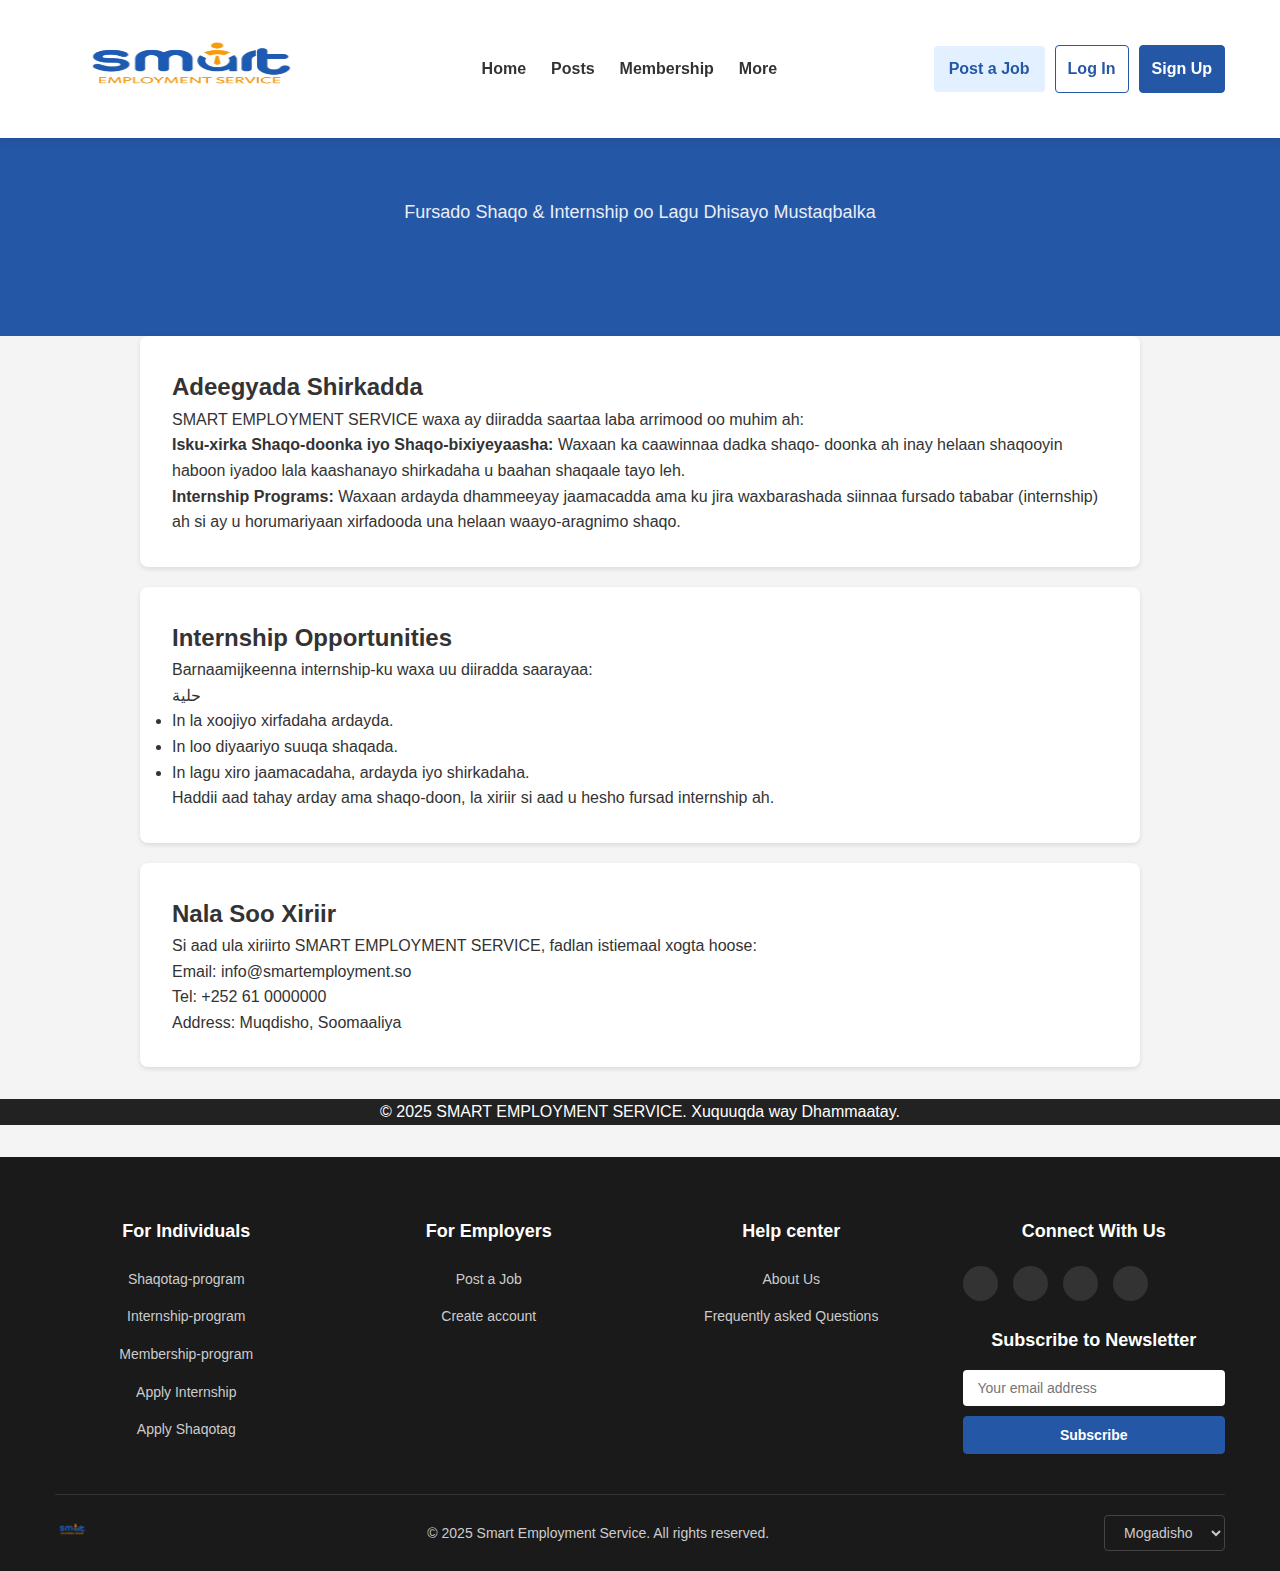
<file: about us.html>
<!DOCTYPE html>

<html lang="so">

<head>

<meta charset="UTF-8">

<meta name="viewport" content="width=device-width, initial-scale=1.0">

<title>SMART EMPLOYMENT SERVICE</title>

<style>

body {

font-family: Arial, sans-serif;

margin: 0;
 padding: 0;
  background-color: #f4f4f4; color: #333;} 



section {

padding: 2rem;

background-color: white;

margin: Irem auto;
max-width: 1000px;
margin-bottom: 20px;
margin-left: auto;
margin-right: auto;

border-radius: 8px;

box-shadow: 0 2px 5px rgba(0,0,0,0.1);

}

footer {

background-color: #222;

color: white;

text-align: center;

padding: Irem;

margin-top: 2rem;

}

</style>
<link rel="stylesheet" href="styles.css">
 <link rel="stylesheet" href="assets/fontawesome/css/all.min.css">
</head>

<body>

    <header class="header">
        <div class="container">
           
                <a href="index.html">
                    <img src="logo-removebg-preview.png" alt="Jobberman Logo" width="300px" height="100" style="filter: none;">
            
             
            
            <nav class="main-nav">
                <ul>
                    <li><a href="index.html">Home</a></li>
                    <li><a href="#">Posts</a></li>
                    <li><a href="#">Membership</a></li>
                    <li class="dropdown">
                        <a href="#">More <i class="fas fa-chevron-down"></i></a>
                        <div class="dropdown-menu">
                            <a href="#">FAQs</a>
                            <a href="about us.html">About us</a>
                        </div>
                    </li>
                </ul>
            </nav>
            <div class="auth-buttons">
                <a href="post-job.html" class="btn btn-post-job">Post a Job</a>
                <a href="login.html" class="btn btn-login">Log In</a>
                <a href="create-account.html" class="btn btn-primary">Sign Up</a>
            </div>
            <div class="mobile-menu-toggle">
                <!-- Mobile Toggle -->
                <button class="mobile-toggle">
                    <i class="fas fa-bars"></i>
                </button>
            
   

    <!-- Mobile Navigation -->
    <div class="mobile-nav">
        <div class="mobile-header">
            <!-- <img src="logo-removebg-preview.png" alt="smartemployment" height="50" width="100"> -->
            <button class="close-menu">
                <i class="fas fa-times"></i>
            </button>
        </div>
        
        <div class="mobile-auth">
            <a href="login.html" class="btn btn-login">Log In</a>
            <a href="create-account.html" class="btn btn-signup">Sign Up</a>
            <a href="post-job.html" class="btn btn-post">Post a Job</a>
        </div>
        
        <ul class="mobile-links">
            <li>
                <a href="index.html" class="section-title">Find a Job</a>
            </li>
            <li>
                <a href="Available Jobs.html" class="section-title">Available Jobs</a>
             
            </li>
            <li>
                <a href="#" class="section-title">Membership</a>
                
            </li>
          
            <li>
                <a href="#" class="section-title">Help Center</a>
                <ul class="mobile-sublinks">
                    <li><a href="#">Frequently Asked Questions</a></li>
                    <li><a href="about us.html">About us</a></li>
                    
                </ul>
            </li>
        </ul>
            </div>
        </div>
    </header>
<div class="hero">

<p>Fursado Shaqo & Internship oo Lagu Dhisayo Mustaqbalka</p>

</div>

<section id="services">

<h2>Adeegyada Shirkadda</h2>

<p>SMART EMPLOYMENT SERVICE waxa ay diiradda saartaa laba arrimood oo muhim ah:</p>

<ul>

<li><strong>Isku-xirka Shaqo-doonka iyo Shaqo-bixiyeyaasha:</strong> Waxaan ka caawinnaa dadka shaqo-

doonka ah inay helaan shaqooyin haboon iyadoo lala kaashanayo shirkadaha u baahan shaqaale tayo leh. </li>

<li><strong>Internship Programs:</strong> Waxaan ardayda dhammeeyay jaamacadda ama ku jira waxbarashada

siinnaa fursado tababar (internship) ah si ay u horumariyaan xirfadooda una helaan waayo-aragnimo shaqo.</li>

</ul>

</section>

<section id="internships">

<h2>Internship Opportunities</h2>

<p>Barnaamijkeenna internship-ku waxa uu diiradda saarayaa:</p>

حلية

<li>In la xoojiyo xirfadaha ardayda.</li>
<li>In loo diyaariyo suuqa shaqada. </li>

<li>In lagu xiro jaamacadaha, ardayda iyo shirkadaha. </li>

<p>Haddii aad tahay arday ama shaqo-doon, la xiriir si aad u hesho fursad internship ah.</p>

</section>

<section id="contact">

<h2>Nala Soo Xiriir</h2>

<p>Si aad ula xiriirto SMART EMPLOYMENT SERVICE, fadlan istiemaal xogta hoose:</p>

<p>

Email: info@smartemployment.so<br>

Tel: +252 61 0000000<br>

Address: Muqdisho, Soomaaliya

</p>

</section>

<footer>

<p>&copy; 2025 SMART EMPLOYMENT SERVICE. Xuquuqda way Dhammaatay.</p>

</footer>
 <script>
        document.addEventListener('DOMContentLoaded', function() {
            const mobileToggle = document.querySelector('.mobile-toggle');
            const mobileNav = document.querySelector('.mobile-nav');
            const closeMenu = document.querySelector('.close-menu');
            const overlay = document.querySelector('.overlay');
            
            // Open mobile menu
            mobileToggle.addEventListener('click', function() {
                mobileNav.classList.add('active');
                overlay.classList.add('active');
                document.body.style.overflow = 'hidden';
            });
            
            // Close mobile menu
            function closeMobileMenu() {
                mobileNav.classList.remove('active');
                overlay.classList.remove('active');
                document.body.style.overflow = '';
            }
            
            closeMenu.addEventListener('click', closeMobileMenu);
            overlay.addEventListener('click', closeMobileMenu);
            
            // Close menu when clicking on links
            const mobileLinks = document.querySelectorAll('.mobile-links a');
            mobileLinks.forEach(link => {
                link.addEventListener('click', closeMobileMenu);
            });
        });
    </script>
<script src="script.js"></script>
<footer class="footer">
        <div class="container">
            <div class="footer-top">
                <div class="footer-column">
                   <h4>For Individuals</h4>
                    <ul>
                        <li><a href="shaqotag.html">Shaqotag-program</a></li>
                        <li><a href="internship.html">Internship-program</a></li>
                        <li><a href="membership.html">Membership-program</a></li>
                        <li><a href="form internship.html">Apply Internship</a></li>
                        <li><a href="form shaqotag.html">Apply Shaqotag</a></li>
                    </ul>
                </div>
                
                <div class="footer-column">
                    <h4>For Employers</h4>
                    <ul>
                        <li><a href="post-job.html">Post a Job</a></li>
                        <li><a href="#">Create account</a></li>
                       
                    </ul>
                </div>
                
                
                <div class="footer-column">
                    <h4>Help center</h4>
                    <ul>
                        <li><a href="about us.html">About Us</a></li>
                        <li><a href="#">Frequently asked Questions</a></li>
                        
                    </ul>
                </div>
                
                <div class="footer-column">
                    <h4>Connect With Us</h4>
                    <div class="social-links">
                        <a href="#"><i class="fab fa-facebook-f"></i></a>
                        <a href="#"><i class="fab fa-twitter"></i></a>
                        <a href="#"><i class="fab fa-linkedin-in"></i></a>
                        <a href="#"><i class="fab fa-instagram"></i></a>
                    </div>
                    
                    <div class="newsletter">
                        <h4>Subscribe to Newsletter</h4>
                        <form>
                            <input type="email" placeholder="Your email address">
                            <button type="submit" class="btn btn-primary">Subscribe</button>
                        </form>
                    </div>
                </div>
            </div>
            
            <div class="footer-bottom">
                <div class="footer-logo">
                    <img src="logo-removebg-preview.png" alt="smartemployment logo">
                </div>
                <div class="copyright">
                    <p>&copy; 2025 Smart Employment Service. All rights reserved.</p>
                </div>
                <div class="country-selector">
                    <select>
                        <option value="Mogadisho">Mogadisho</option>
                        
                    </select>
                </div>
            </div>
        </div>
    </footer>
</body>


</html>
</file>
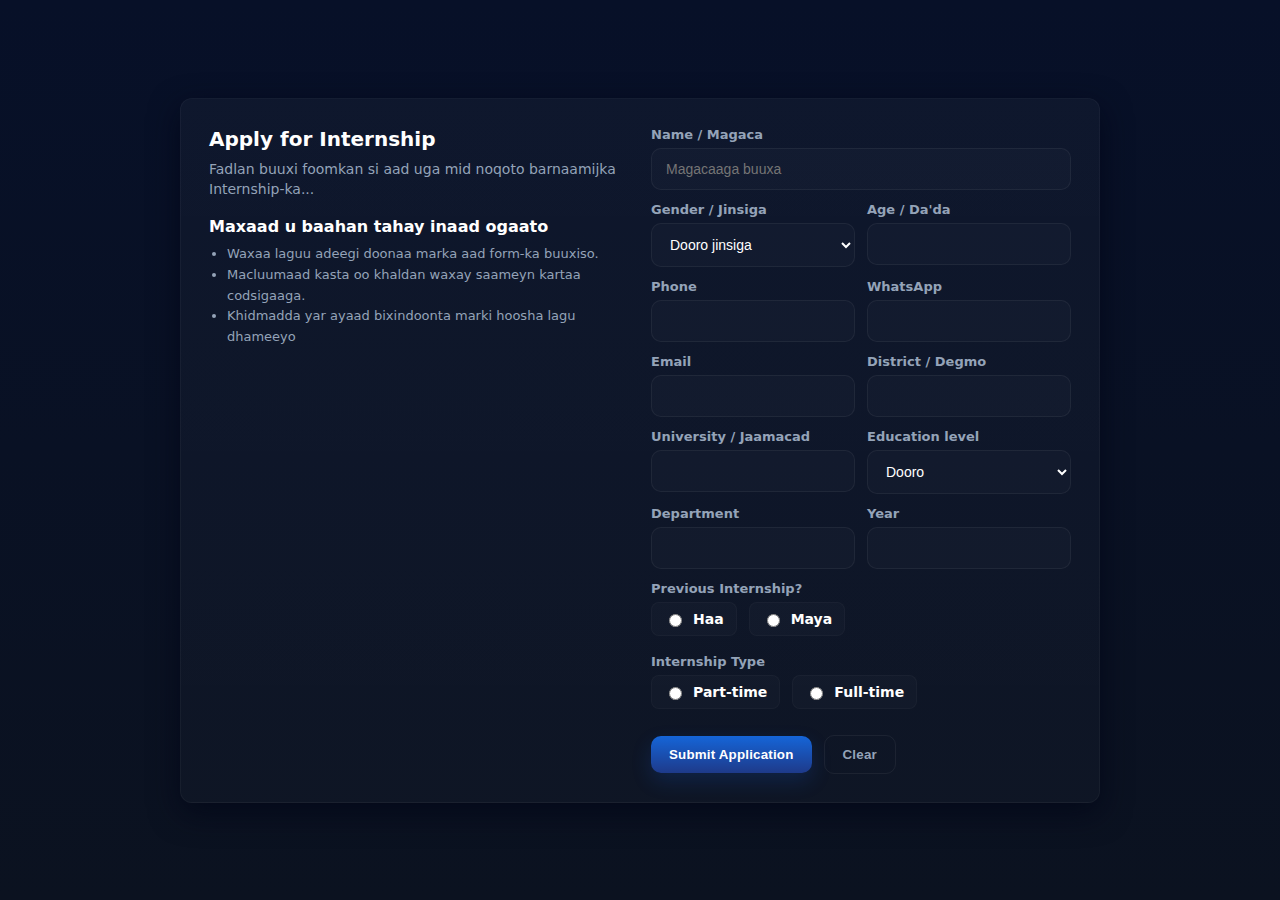
<file: form internship.html>
<!DOCTYPE html> 
<html lang="so">
<head>
  <meta charset="utf-8" />
  <meta name="viewport" content="width=device-width,initial-scale=1" />
  <title>Internship Application - Smart Employment</title>
  <style>
    :root{
      --bg:#0f1724;
      --card:#0b1220;
      --muted:#94a3b8;
      --accent:#1565d8;
      --accent-2:#1e3a8a;
      --white:#ffffff;
      --radius:12px;
    }
    *{box-sizing:border-box}
    html,body{height:100%;margin:0;font-family:Inter,ui-sans-serif,system-ui,-apple-system,BlinkMacSystemFont,"Segoe UI",Roboto,"Helvetica Neue",Arial;color:var(--white);background:linear-gradient(180deg,#071028 0%, #0b1220 100%);}
    .container{min-height:100vh;display:flex;align-items:center;justify-content:center;padding:32px;}
    .card{width:100%;max-width:920px;background:linear-gradient(180deg,rgba(255,255,255,0.03),rgba(255,255,255,0.02));border-radius:var(--radius);padding:28px;box-shadow:0 10px 30px rgba(2,6,23,0.7);border:1px solid rgba(255,255,255,0.04);display:grid;grid-template-columns:1fr 1fr;gap:22px;}
    .card .intro{padding-right:6px;}
    .title{font-size:20px;font-weight:700;margin:0 0 8px 0;color:var(--white);}
    .subtitle{color:var(--muted);margin:0 0 18px 0;font-size:14px;line-height:1.45;}
    form{width:100%;display:flex;flex-direction:column;gap:12px;}
    label{display:block;font-size:13px;color:var(--muted);margin-bottom:6px;font-weight:600;}
    .input,select,textarea{width:100%;padding:12px 14px;border-radius:10px;border:1px solid rgba(255,255,255,0.06);background:rgba(255,255,255,0.02);color:var(--white);font-size:14px;outline:none;}
    .input:focus,select:focus,textarea:focus{box-shadow:0 6px 20px rgba(21,101,232,0.12);border-color:var(--accent);background:rgba(255,255,255,0.02);}
    .row{display:grid;grid-template-columns:1fr 1fr;gap:12px;}
    .full{grid-column:1 / -1;}
    .inline-group{display:flex;gap:12px;align-items:center;flex-wrap:wrap;}
    .radio-label{display:flex;align-items:center;gap:8px;background:rgba(255,255,255,0.02);padding:8px 12px;border-radius:8px;border:1px solid rgba(255,255,255,0.03);font-size:14px;cursor:pointer;color:var(--white);}
    .radio-label input{accent-color:var(--accent);}
    .actions{margin-top:8px;display:flex;gap:12px;align-items:center;}
    .btn{background:linear-gradient(180deg,var(--accent),var(--accent-2));color:var(--white);padding:11px 18px;border-radius:10px;border:none;cursor:pointer;font-weight:700;letter-spacing:0.2px;box-shadow:0 8px 20px rgba(21,101,232,0.18);}
    .btn.secondary{background:transparent;border:1px solid rgba(255,255,255,0.06);color:var(--muted);font-weight:600;box-shadow:none;}
    .note{color:var(--muted);font-size:13px;margin-top:6px;}
    @media (max-width:920px){.card{grid-template-columns:1fr;padding:20px;}.row{grid-template-columns:1fr;}}
    .field-help{font-size:12px;color:var(--muted);margin-top:6px;}
    select option{color:#111;}
  </style>
</head>
<body>
  <div class="container">
    <div class="card" role="region" aria-label="Internship application form card">
      <div class="intro">
        <h1 class="title">Apply for Internship</h1>
        <p class="subtitle">Fadlan buuxi foomkan si aad uga mid noqoto barnaamijka Internship-ka...</p>
         <div style="margin-top:18px;">
          <p style="font-weight:700;margin:0 0 6px 0">Maxaad u baahan tahay inaad ogaato</p>
          <ul style="color:var(--muted);font-size:13px;line-height:1.6;padding-left:18px;margin-top:8px">
           <li>Waxaa laguu adeegi doonaa marka aad form-ka buuxiso.</li>
            <li>Macluumaad kasta oo khaldan waxay saameyn kartaa codsigaaga.</li>
            <li>Khidmadda yar ayaad bixindoonta marki hoosha lagu dhameeyo</li>
          </ul>
        </div>
      </div>

      <!-- Internship Form -->
      <form id="internshipForm" action="#" method="POST" autocomplete="on" novalidate>
        <!-- Name -->
        <div class="full">
          <label for="name">Name / Magaca</label>
          <input id="name" class="input" name="name" type="text" placeholder="Magacaaga buuxa" required>
        </div>

        <!-- Gender + Age -->
        <div class="row">
          <div>
            <label for="gender">Gender / Jinsiga</label>
            <select id="gender" name="gender" class="input" required>
              <option value="" selected disabled>Dooro jinsiga</option>
              <option value="male">Rag</option>
              <option value="female">Dumar</option>
              <option value="other">Kale</option>
            </select>
          </div>
          <div>
            <label for="age">Age / Da'da</label>
            <input id="age" class="input" name="age" type="number" min="15" max="90" required>
          </div>
        </div>

        <!-- Phone + WhatsApp -->
        <div class="row">
          <div>
            <label for="phone">Phone</label>
            <input id="phone" class="input" name="phone" type="tel" required>
          </div>
          <div>
            <label for="whatsapp">WhatsApp</label>
            <input id="whatsapp" class="input" name="whatsapp" type="tel">
          </div>
        </div>

        <!-- Email + District -->
        <div class="row">
          <div>
            <label for="email">Email</label>
            <input id="email" class="input" name="email" type="email" required>
          </div>
          <div>
            <label for="district">District / Degmo</label>
            <input id="district" class="input" name="district" type="text" required>
          </div>
        </div>

        <!-- University + Education -->
        <div class="row">
          <div>
            <label for="university">University / Jaamacad</label>
            <input id="university" class="input" name="university" type="text" required>
          </div>
          <div>
            <label for="education">Education level</label>
            <select id="education" name="education" class="input" required>
              <option value="" selected disabled>Dooro</option>
              <option value="highschool">High School</option>
              <option value="bachelor">Bachelor</option>
              <option value="master">Master</option>
            </select>
          </div>
        </div>

        <!-- Department + Year -->
        <div class="row">
          <div>
            <label for="department">Department</label>
            <input id="department" class="input" name="department" type="text" required>
          </div>
          <div>
            <label for="year">Year</label>
            <input id="year" class="input" name="year" type="text" required>
          </div>
        </div>

        <!-- Internship before -->
        <div class="full">
          <label>Previous Internship?</label>
          <div class="inline-group">
            <label class="radio-label"><input type="radio" name="prev_intern" value="yes" required> Haa</label>
            <label class="radio-label"><input type="radio" name="prev_intern" value="no" required> Maya</label>
          </div>
        </div>

        <!-- Internship type -->
        <div class="full">
          <label>Internship Type</label>
          <div class="inline-group">
            <label class="radio-label"><input type="radio" name="intern_type" value="part-time" required> Part-time</label>
            <label class="radio-label"><input type="radio" name="intern_type" value="full-time" required> Full-time</label>
          </div>
        </div>

        <div class="actions full">
          <button type="submit" class="btn">Submit Application</button>
          <button type="reset" class="btn secondary">Clear</button>
        </div>
      </form>
    </div>
  </div>
</body>
</html>
</file>
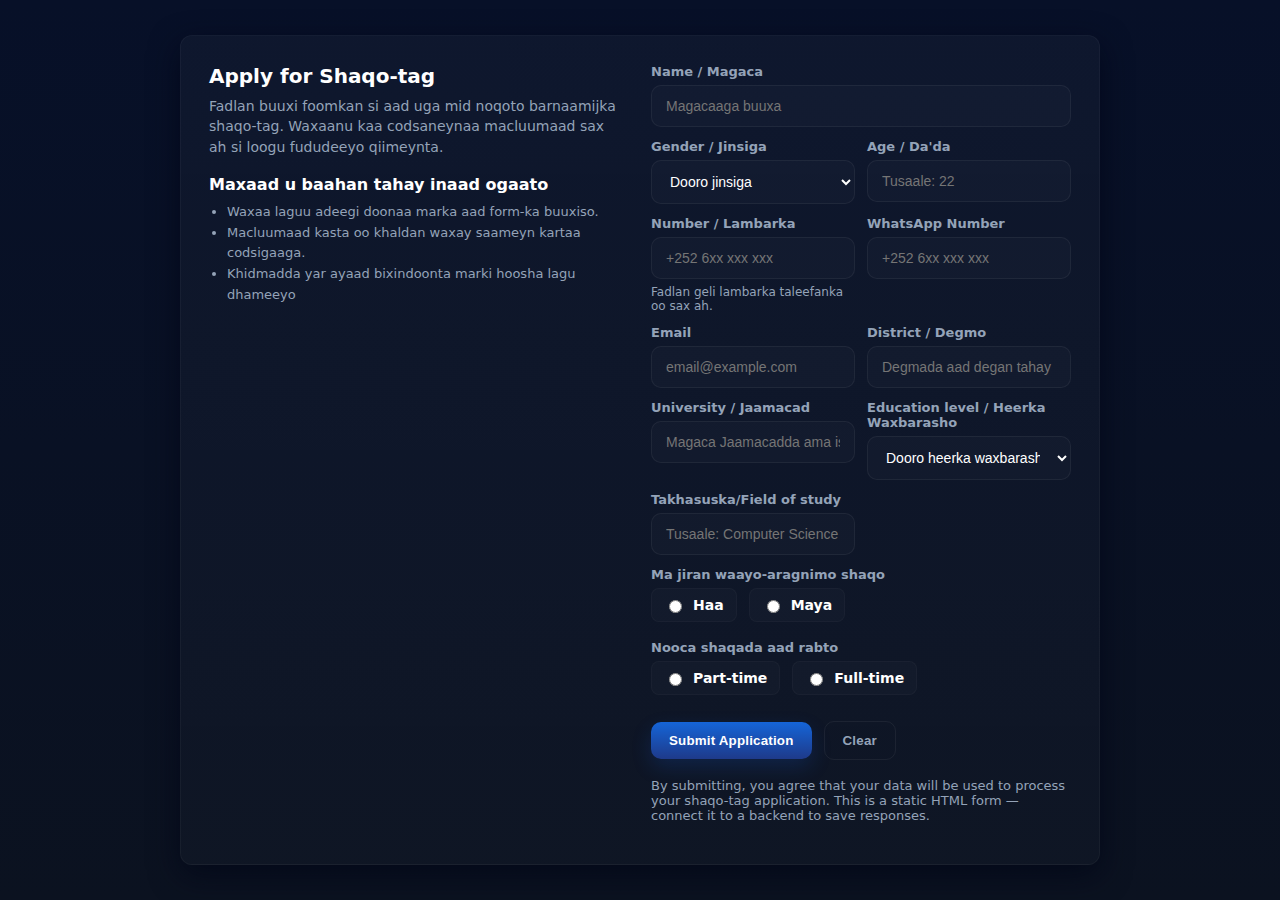
<file: form shaqotag.html>
<!DOCTYPE html>
<html lang="so">
<head>
  <meta charset="utf-8" />
  <meta name="viewport" content="width=device-width,initial-scale=1" />
  <title>Internship Application - Smart Employment</title>
  <style>
    :root{
      --bg:#0f1724;
      --card:#0b1220;
      --muted:#94a3b8;
      --accent:#1565d8;
      --accent-2:#1e3a8a;
      --white:#ffffff;
      --radius:12px;
    }
    *{box-sizing:border-box}
    html,body{height:100%;margin:0;font-family:Inter,ui-sans-serif,system-ui,-apple-system,BlinkMacSystemFont,"Segoe UI",Roboto,"Helvetica Neue",Arial;color:var(--white);background:linear-gradient(180deg,#071028 0%, #0b1220 100%);}

    /* Container centers the card */
    .container{
      min-height:100vh;
      display:flex;
      align-items:center;
      justify-content:center;
      padding:32px;
    }

    /* Card */
    .card{
      width:100%;
      max-width:920px;
      background: linear-gradient(180deg, rgba(255,255,255,0.03), rgba(255,255,255,0.02));
      border-radius:var(--radius);
      padding:28px;
      box-shadow: 0 10px 30px rgba(2,6,23,0.7);
      border: 1px solid rgba(255,255,255,0.04);
      display:grid;
      grid-template-columns: 1fr 1fr;
      gap:22px;
    }

    .card .intro{
      padding-right:6px;
    }

    .title{
      font-size:20px;
      font-weight:700;
      margin:0 0 8px 0;
      color:var(--white);
    }
    .subtitle{
      color:var(--muted);
      margin:0 0 18px 0;
      font-size:14px;
      line-height:1.45;
    }

    /* Form area */
    form{
      width:100%;
      display:flex;
      flex-direction:column;
      gap:12px;
    }

    label{
      display:block;
      font-size:13px;
      color:var(--muted);
      margin-bottom:6px;
      font-weight:600;
    }

    /* Input styles */
    .input, select, textarea {
      width:100%;
      padding:12px 14px;
      border-radius:10px;
      border:1px solid rgba(255,255,255,0.06);
      background: rgba(255,255,255,0.02);
      color:var(--white);
      font-size:14px;
      outline: none;
    }
    .input:focus, select:focus, textarea:focus {
      box-shadow: 0 6px 20px rgba(21,101,232,0.12);
      border-color: var(--accent);
      background: rgba(255,255,255,0.02);
    }

    /* Two-column pairs in form */
    .row {
      display:grid;
      grid-template-columns: 1fr 1fr;
      gap:12px;
    }

    /* Full width single column */
    .full { grid-column: 1 / -1; }

    /* Radios inline */
    .inline-group {
      display:flex;
      gap:12px;
      align-items:center;
      flex-wrap:wrap;
    }
    .radio-label {
      display:flex;
      align-items:center;
      gap:8px;
      background: rgba(255,255,255,0.02);
      padding:8px 12px;
      border-radius:8px;
      border:1px solid rgba(255,255,255,0.03);
      font-size:14px;
      cursor:pointer;
      color:var(--white);
    }
    .radio-label input { accent-color: var(--accent); }

    /* Submit button */
    .actions {
      margin-top:8px;
      display:flex;
      gap:12px;
      align-items:center;
    }
    .btn {
      background: linear-gradient(180deg,var(--accent),var(--accent-2));
      color:var(--white);
      padding:11px 18px;
      border-radius:10px;
      border: none;
      cursor:pointer;
      font-weight:700;
      letter-spacing:0.2px;
      box-shadow: 0 8px 20px rgba(21,101,232,0.18);
    }
    .btn.secondary{
      background:transparent;
      border:1px solid rgba(255,255,255,0.06);
      color:var(--muted);
      font-weight:600;
      box-shadow:none;
    }

    .note{
      color:var(--muted);
      font-size:13px;
      margin-top:6px;
    }

    /* Responsive */
    @media (max-width:920px){
      .card{grid-template-columns: 1fr; padding:20px;}
      .row{grid-template-columns:1fr;}
    }

    /* small touches */
    .field-help { font-size:12px;color:var(--muted);margin-top:6px; }
    select option { color: #111; } /* readable inside select on some platforms */
  </style>
</head>
<body>
  <div class="container">
    <div class="card" role="region" aria-label="Internship application form card">

      <!-- Left column: intro / instructions -->
      <div class="intro">
        <h1 class="title">Apply for Shaqo-tag</h1>
        <p class="subtitle">
          Fadlan buuxi foomkan si aad uga mid noqoto barnaamijka shaqo-tag. Waxaanu kaa codsaneynaa macluumaad sax ah si loogu fududeeyo qiimeynta.
        </p>

        <div style="margin-top:18px;">
          <p style="font-weight:700;margin:0 0 6px 0">Maxaad u baahan tahay inaad ogaato</p>
          <ul style="color:var(--muted);font-size:13px;line-height:1.6;padding-left:18px;margin-top:8px">
            <li>Waxaa laguu adeegi doonaa marka aad form-ka buuxiso.</li>
            <li>Macluumaad kasta oo khaldan waxay saameyn kartaa codsigaaga.</li>
            <li>Khidmadda yar ayaad bixindoonta marki hoosha lagu dhameeyo</li>
          </ul>
        </div>
      </div>

      <!-- Right column: the actual form -->
      <form action="#" method="POST" autocomplete="on" novalidate>
        <!-- Name -->
        <div class="full">
          <label for="name">Name / Magaca</label>
          <input id="name" class="input" name="name" type="text" placeholder="Magacaaga buuxa" required>
        </div>

        <!-- Gender + Age -->
        <div class="row">
          <div>
            <label for="gender">Gender / Jinsiga</label>
            <select id="gender" name="gender" class="input" required>
              <option value="" selected disabled>Dooro jinsiga</option>
              <option value="male">Rag</option>
              <option value="female">Dumar</option>
              <option value="other">Kale</option>
            </select>
          </div>

          <div>
            <label for="age">Age / Da'da</label>
            <input id="age" class="input" name="age" type="number" min="15" max="90" placeholder="Tusaale: 22" required>
          </div>
        </div>

        <!-- Phone + Whatsapp -->
        <div class="row">
          <div>
            <label for="phone">Number / Lambarka</label>
            <input id="phone" class="input" name="phone" type="tel" pattern="[0-9+()\- ]{6,25}" placeholder="+252 6xx xxx xxx" required>
            <div class="field-help">Fadlan geli lambarka taleefanka oo sax ah.</div>
          </div>

          <div>
            <label for="whatsapp">WhatsApp Number</label>
            <input id="whatsapp" class="input" name="whatsapp" type="tel" pattern="[0-9+()\- ]{6,25}" placeholder="+252 6xx xxx xxx">
          </div>
        </div>

        <!-- Email + District -->
        <div class="row">
          <div>
            <label for="email">Email</label>
            <input id="email" class="input" name="email" type="email" placeholder="email@example.com" required>
          </div>

          <div>
            <label for="district">District / Degmo</label>
            <input id="district" class="input" name="district" type="text" placeholder="Degmada aad degan tahay" required>
          </div>
        </div>

        <!-- University + Education level -->
        <div class="row">
          <div>
            <label for="university">University / Jaamacad</label>
            <input id="university" class="input" name="university" type="text" placeholder="Magaca Jaamacadda ama iskuulka" required>
          </div>

          <div>
            <label for="education">Education level / Heerka Waxbarasho</label>
            <select id="education" name="education" class="input" required>
              <option value="" selected disabled>Dooro heerka waxbarasho</option>
              <option value="highschool">High School (Dugsiga sare)</option>
              <option value="bachelor">Diploma (Shahaadada koowaad)</option>
              <option value="master">Master (Shahaado Sare)</option>
              <option value="other">PHD</option>
            </select>
          </div>
        </div>

        <!-- Department + Year -->
        <div class="row">
          <div>
            <label for="department">Takhasuska/Field of study</label>
            <input id="department" class="input" name="department" type="text" placeholder="Tusaale: Computer Science" required>
          </div>

          <!-- <div>
            <label for="year">Sanadka aad mareyso ama aad dhammeysay jaamacada</label>
            <input id="year" class="input" name="year" type="text" placeholder="Tusaale: 3rd Year ama 2024" required>
          </div>
        </div> -->

        <!-- Previous internship? -->
        <div class="full">
          <label>Ma jiran waayo-aragnimo shaqo </label>
          <div class="inline-group" role="radiogroup" aria-label="Hore internship">
            <label class="radio-label"><input type="radio" name="prev_intern" value="haa" required> Haa</label>
            <label class="radio-label"><input type="radio" name="prev_intern" value="maya" required> Maya</label>
          </div>
        </div>

        <!-- Internship type -->
        <div class="full">
          <label>Nooca shaqada aad rabto</label>
          <div class="inline-group" role="radiogroup" aria-label="Nooca internship">
            <label class="radio-label"><input type="radio" name="intern_type" value="part-time" required> Part-time</label>
            <label class="radio-label"><input type="radio" name="intern_type" value="full-time" required> Full-time</label>
          </div>
        </div>

        <!-- Actions -->
        <div class="actions full">
          <button type="submit" class="btn">Submit Application</button>
          <button type="reset" class="btn secondary">Clear</button>
        </div>

        <p class="note full">By submitting, you agree that your data will be used to process your shaqo-tag application. This is a static HTML form — connect it to a backend to save responses.</p>
      </form>
    </div>
  </div>
  <script src="integration.js"></script>
</body>
</html>
</file>
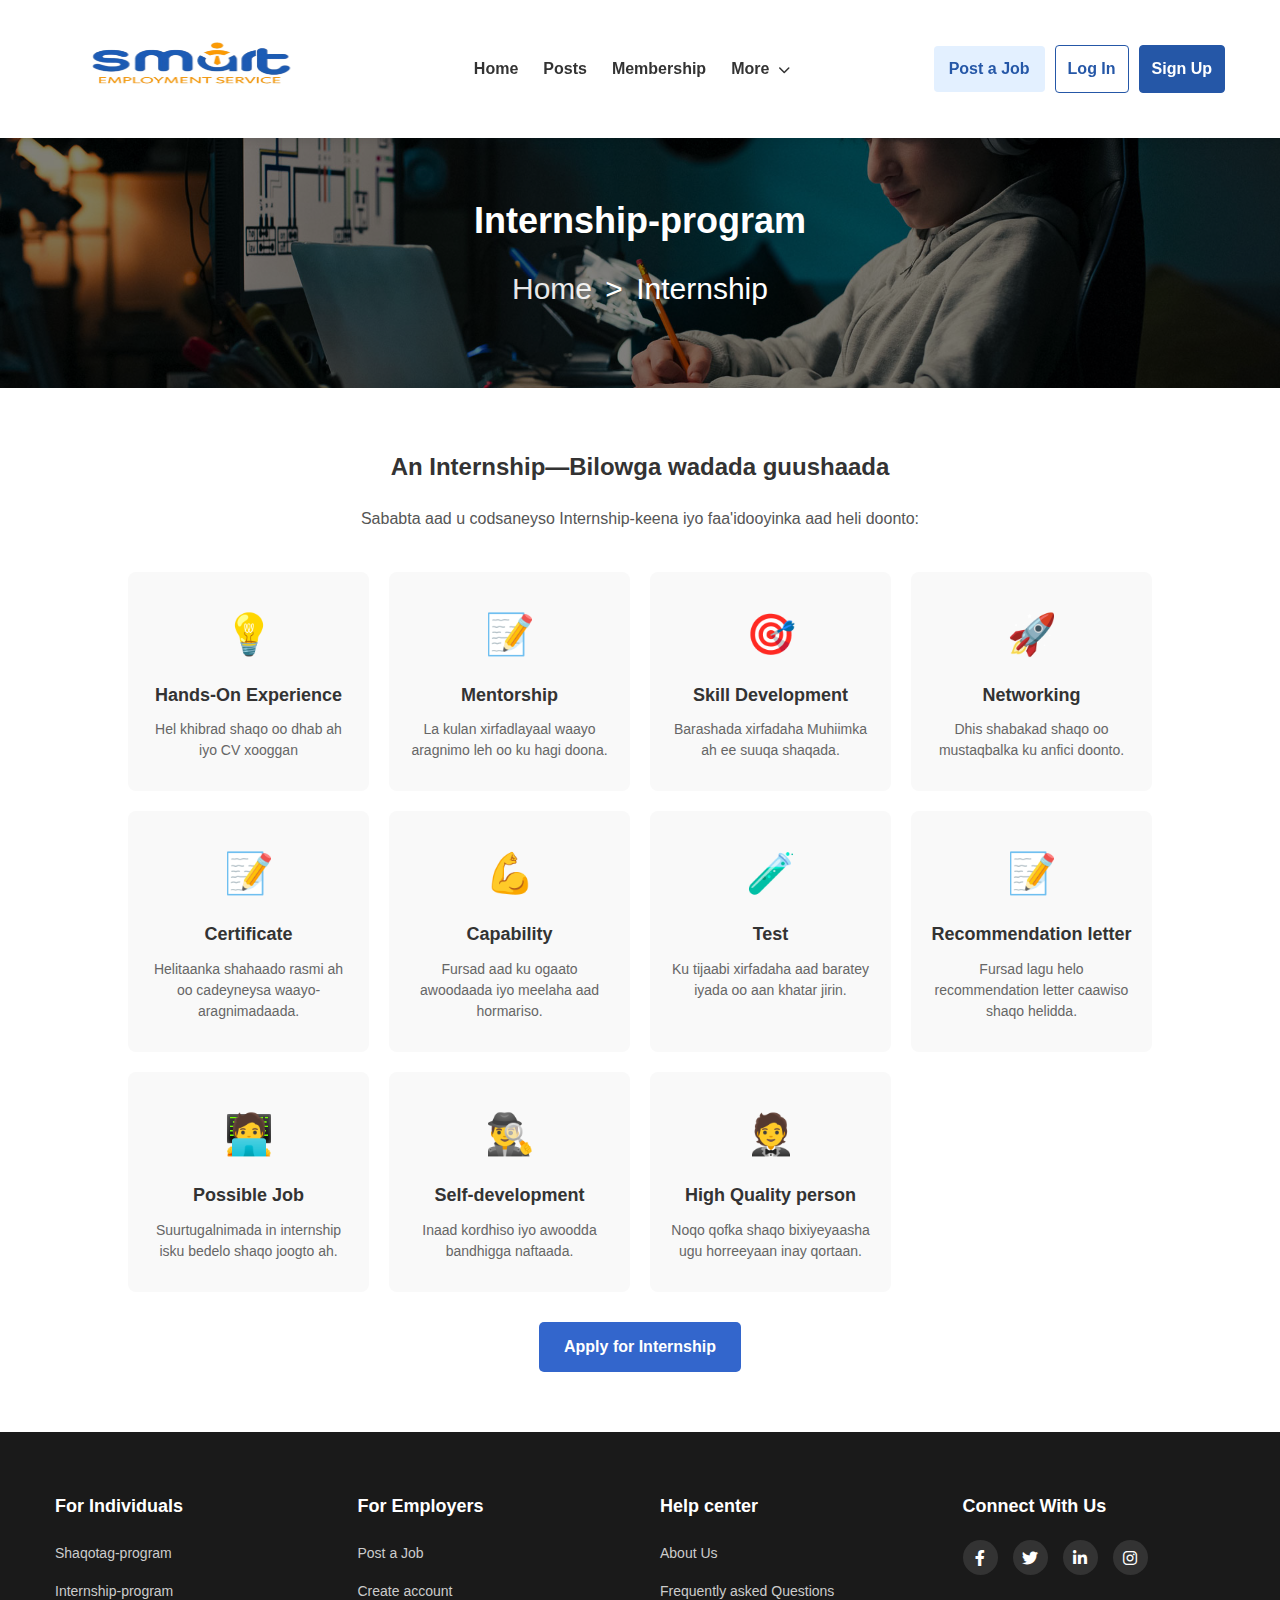
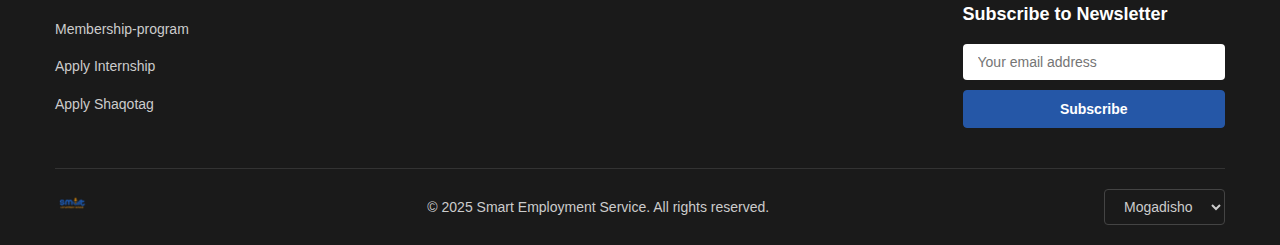
<file: internship.html>
<!DOCTYPE html>
<html lang="en">
<head>
  <meta charset="UTF-8">
  <meta name="viewport" content="width=device-width, initial-scale=1.0">
  <title>Internship</title>
  <style>
    /* body {
      margin: 0;
      font-family: Arial, sans-serif;
      background-color: #fff;
      color: #333;
    }  */

    /* Hero / Banner */
    .hero {
      background: url(studentsk.jpg) no-repeat center center/cover;
       height: 250px;
      display: flex;
      flex-direction: column;
      justify-content: center;
      align-items: center;
      color: #fff;
      text-align: center;
      position: relative;
    }

    .hero::after {
      content: "";
      position: absolute;
      inset: 0;
      background: rgba(0, 0, 0, 0.5);
    }

    .hero-content {
      position: relative;
      z-index: 2;
    }

    .hero h1 {
      font-size: 50px;
      font-weight: bold;
      margin-bottom: 10px;
    }

    .breadcrumb {
      font-size: 30px;
    }

    .breadcrumb a {
      color: #fff;
      text-decoration: none;
      opacity: 0.9;
    }

    .breadcrumb span {
      color: #fff;
      margin: 0 5px;
    }

    /* Features section */
    .features {
      padding: 60px 10%;
      text-align: center;
    }

    .features h2 {
      font-size: 24px;
      font-weight: bold;
      margin-bottom: 20px;
    }

    .features p {
      max-width: 700px;
      margin: 0 auto 40px auto;
      color: #555;
      line-height: 1.6;
    }

    .features-grid {
      display: grid;
      grid-template-columns: repeat(auto-fit, minmax(220px, 1fr));
      gap: 20px;
    }

    .feature-box {
      background: #f9f9f9;
      border-radius: 8px;
      padding: 30px 20px;
      transition: 0.3s ease;
    }

    .feature-box:hover {
      box-shadow: 0 4px 15px rgba(0, 0, 0, 0.1);
      transform: translateY(-5px);
    }

    .feature-icon {
      font-size: 40px;
      margin-bottom: 15px;
      color: #3366cc;
    }

    .feature-title {
      font-size: 18px;
      font-weight: bold;
      margin-bottom: 10px;
    }

    .feature-desc {
      font-size: 14px;
      color: #666;
      line-height: 1.5;
    }
    .cta-button {
      display: inline-block;
      margin-top: 30px;
      padding: 12px 25px;
      background: #3366cc;
      color: #fff;
      border-radius: 5px;
      text-decoration: none;
      font-weight: bold;
      transition: background 0.3s;
    }

    .cta-button:hover {
      background: #224499;
    }

    /* Responsive tweaks */
    @media (max-width: 600px) {
      .hero h1 {
        font-size: 28px;
      }
      .features h2 {
        font-size: 20px;
      }
    }
  </style>
  <link rel="stylesheet" href="styles.css">
  <link rel="stylesheet" href="https://cdnjs.cloudflare.com/ajax/libs/font-awesome/6.0.0-beta3/css/all.min.css">
</head>
<body>
<header class="header">
        <div class="container">
           
                <a href="index.html">
                    <img src="logo-removebg-preview.png" alt="Jobberman Logo" width="300px" height="100" style="filter: none;">
            
             
            
            <nav class="main-nav">
                <ul>
                    <li><a href="index.html">Home</a></li>
                    <li><a href="#">Posts</a></li>
                    <li><a href="membership.html">Membership</a></li>
                    <li class="dropdown">
                        <a href="#">More <i class="fas fa-chevron-down"></i></a>
                        <div class="dropdown-menu">
                            <a href="#">FAQs</a>
                            <a href="about us.html">About us</a>
                        </div>
                    </li>
                </ul>
            </nav>
            <div class="auth-buttons">
                <a href="post-job.html" class="btn btn-post-job">Post a Job</a>
                <a href="login.html" class="btn btn-login">Log In</a>
                <a href="create-account.html" class="btn btn-primary">Sign Up</a>
            </div>
            <div class="mobile-menu-toggle">
                <!-- Mobile Toggle -->
                <button class="mobile-toggle">
                    <i class="fas fa-bars"></i>
                </button>
            
   

    <!-- Mobile Navigation -->
    <div class="mobile-nav">
        <div class="mobile-header">
            <!-- <img src="logo-removebg-preview.png" alt="smartemployment" height="50" width="100"> -->
            <button class="close-menu">
                <i class="fas fa-times"></i>
            </button>
        </div>
        
        <div class="mobile-auth">
            <a href="login.html" class="btn btn-login">Log In</a>
            <a href="create-account.html" class="btn btn-signup">Sign Up</a>
            <a href="post-job.html" class="btn btn-post">Post a Job</a>
        </div>
        
        <ul class="mobile-links">
            <li>
                <a href="index.html" class="section-title">Find a Job</a>
            </li>
            <li>
                <a href="Available Jobs.html" class="section-title">Available Jobs</a>
             
            </li>
            <li>
                <a href="membership.html" class="section-title">Membership</a>
                
            </li>
          
            <li>
                <a href="#" class="section-title">Help Center</a>
                <ul class="mobile-sublinks">
                    <li><a href="#">Frequently Asked Questions</a></li>
                    <li><a href="about us.html">About us</a></li>
                    
                </ul>
            </li>
        </ul>
            </div>
        </div>
    </header>
  <!-- Hero Section -->
  <section class="hero">
    <div class="hero-content">
      <h1>Internship-program</h1>
      <div class="breadcrumb">
        <a href="index.html">Home</a> <span>></span> Internship
      </div>
    </div>
  </section>

  <!-- Features Section -->
  <section class="features">
    <h2>An Internship—Bilowga wadada guushaada</h2>
    <p>
      Sababta aad u codsaneyso Internship-keena iyo faa'idooyinka aad heli doonto:
    </p>

    <div class="features-grid">
      <div class="feature-box">
        <div class="feature-icon">💡</div>
        <div class="feature-title">Hands-On Experience</div>
        <div class="feature-desc">
          Hel khibrad shaqo oo dhab ah iyo CV xooggan
        </div>
      </div>

      <div class="feature-box">
        <div class="feature-icon">📝</div>
        <div class="feature-title">Mentorship</div>
        <div class="feature-desc">
          La kulan xirfadlayaal waayo aragnimo leh oo ku hagi doona.
        </div>
      </div>

      <div class="feature-box">
        <div class="feature-icon">🎯</div>
        <div class="feature-title">Skill Development</div>
        <div class="feature-desc">
          Barashada xirfadaha Muhiimka ah ee suuqa shaqada.
        </div>
      </div>

      <div class="feature-box">
        <div class="feature-icon">🚀</div>
        <div class="feature-title">Networking</div>
        <div class="feature-desc">
          Dhis shabakad shaqo oo mustaqbalka ku anfici doonto.
        </div>
      </div>
      
      <div class="feature-box">
        <div class="feature-icon">📝</div>
        <div class="feature-title">Certificate</div>
        <div class="feature-desc">
          Helitaanka shahaado rasmi ah oo cadeyneysa waayo-aragnimadaada.
        </div>
      </div>
       <div class="feature-box">
        <div class="feature-icon">💪</div>
        <div class="feature-title">Capability</div>
        <div class="feature-desc">
          Fursad aad ku ogaato awoodaada iyo meelaha aad hormariso.
        </div>
      </div>
      <div class="feature-box">
        <div class="feature-icon">🧪</div>
        <div class="feature-title">Test</div>
        <div class="feature-desc">
          Ku tijaabi xirfadaha aad baratey iyada oo aan khatar jirin.
        </div>
      </div>
      <div class="feature-box">
        <div class="feature-icon">📝</div>
        <div class="feature-title">Recommendation letter</div>
        <div class="feature-desc">
          Fursad lagu helo recommendation letter caawiso shaqo helidda.
        </div>
      </div>
      <div class="feature-box">
        <div class="feature-icon">🧑‍💻</div>
        <div class="feature-title">Possible Job</div>
        <div class="feature-desc">
          Suurtugalnimada in internship isku bedelo shaqo joogto ah.
        </div>
      </div>
      <div class="feature-box">
        <div class="feature-icon">🕵️‍♂️</div>
        <div class="feature-title">Self-development</div>
        <div class="feature-desc">
          Inaad kordhiso iyo awoodda bandhigga naftaada.
        </div>
      </div>
      <div class="feature-box">
        <div class="feature-icon">🤵</div>
        <div class="feature-title">High Quality person</div>
        <div class="feature-desc">
         Noqo qofka shaqo bixiyeyaasha ugu horreeyaan inay qortaan.
        </div>
      </div>

    </div>
     <a href="form internship.html" class="cta-button">Apply for Internship</a>
  </section>
   <footer class="footer">
        <div class="container">
            <div class="footer-top">
                <div class="footer-column">
                    <h4>For Individuals</h4>
                    <ul>
                        <li><a href="shaqotag.html">Shaqotag-program</a></li>
                        <li><a href="internship.html">Internship-program</a></li>
                        <li><a href="membership.html">Membership-program</a></li>
                        <li><a href="form internship.html">Apply Internship</a></li>
                        <li><a href="form shaqotag.html">Apply Shaqotag</a></li>
                    </ul>
                </div>
                
                <div class="footer-column">
                    <h4>For Employers</h4>
                    <ul>
                        <li><a href="post-job.html">Post a Job</a></li>
                        <li><a href="#">Create account</a></li>
                       
                    </ul>
                </div>
                
                <div class="footer-column">
                    <h4>Help center</h4>
                    <ul>
                        <li><a href="about us.html">About Us</a></li>
                        <li><a href="#">Frequently asked Questions</a></li>
                        
                    </ul>
                </div>
                
                <div class="footer-column">
                    <h4>Connect With Us</h4>
                    <div class="social-links">
                        <a href="#"><i class="fab fa-facebook-f"></i></a>
                        <a href="#"><i class="fab fa-twitter"></i></a>
                        <a href="#"><i class="fab fa-linkedin-in"></i></a>
                        <a href="#"><i class="fab fa-instagram"></i></a>
                    </div>
                    
                    <div class="newsletter">
                        <h4>Subscribe to Newsletter</h4>
                        <form>
                            <input type="email" placeholder="Your email address">
                            <button type="submit" class="btn btn-primary">Subscribe</button>
                        </form>
                    </div>
                </div>
            </div>
            
            <div class="footer-bottom">
                <div class="footer-logo">
                    <img src="logo-removebg-preview.png" alt="smartemployment logo">
                </div>
                <div class="copyright">
                    <p>&copy; 2025 Smart Employment Service. All rights reserved.</p>
                </div>
                <div class="country-selector">
                    <select>
                        <option value="Mogadisho">Mogadisho</option>
                        
                    </select>
                </div>
            </div>
        </div>
    </footer>
  <script>
        document.addEventListener('DOMContentLoaded', function() {
            const mobileToggle = document.querySelector('.mobile-toggle');
            const mobileNav = document.querySelector('.mobile-nav');
            const closeMenu = document.querySelector('.close-menu');
            const overlay = document.querySelector('.overlay');
            
            // Open mobile menu
            mobileToggle.addEventListener('click', function() {
                mobileNav.classList.add('active');
                overlay.classList.add('active');
                document.body.style.overflow = 'hidden';
            });
            
            // Close mobile menu
            function closeMobileMenu() {
                mobileNav.classList.remove('active');
                overlay.classList.remove('active');
                document.body.style.overflow = '';
            }
            
            closeMenu.addEventListener('click', closeMobileMenu);
            overlay.addEventListener('click', closeMobileMenu);
            
            // Close menu when clicking on links
            const mobileLinks = document.querySelectorAll('.mobile-links a');
            mobileLinks.forEach(link => {
                link.addEventListener('click', closeMobileMenu);
            });
        });
    </script>
  <script src="script.js"></script>

</body>
</html>
</file>
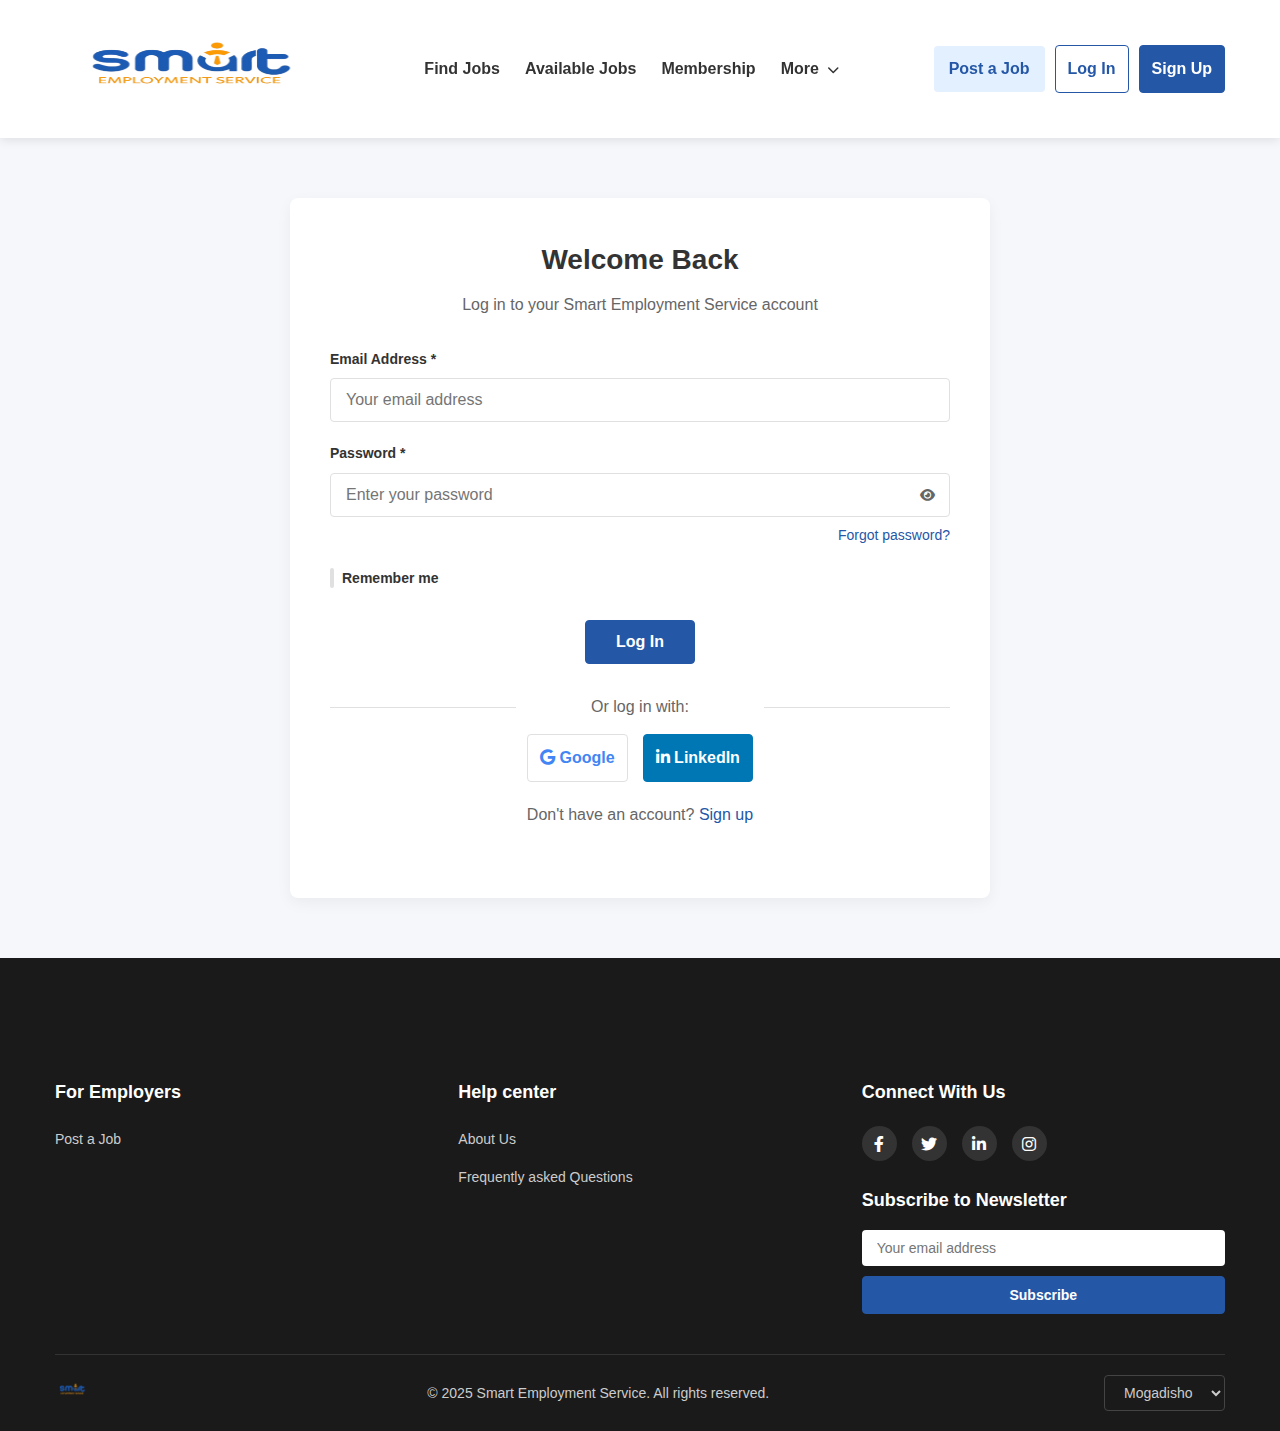
<file: login.html>
<!DOCTYPE html>
<html lang="en">
<head>
    <meta charset="UTF-8">
    <meta name="viewport" content="width=device-width, initial-scale=1.0">
    <title>Login - Jobberman</title>
    <link rel="stylesheet" href="styles.css">
    <link rel="stylesheet" href="https://cdnjs.cloudflare.com/ajax/libs/font-awesome/6.0.0-beta3/css/all.min.css">
</head>
<body>
      <header class="header">
        <div class="container">
           
                <a href="index.html">
                    <img src="logo-removebg-preview.png" alt="Jobberman Logo" width="300px" height="100" style="filter: none;">
            
             
            
            <nav class="main-nav">
                <ul>
                    <li><a href="index.html">Find Jobs</a></li>
                    <li><a href="Available Jobs.html">Available Jobs</a></li>
                    <li><a href="#">Membership</a></li>
                    <li class="dropdown">
                        <a href="#">More <i class="fas fa-chevron-down"></i></a>
                        <div class="dropdown-menu">
                            <a href="#">FAQs</a>
                            <a href="about us.html">About us</a>
                        </div>
                    </li>
                </ul>
            </nav>
            <div class="auth-buttons">
                <a href="post-job.html" class="btn btn-post-job">Post a Job</a>
                <a href="login.html" class="btn btn-login">Log In</a>
                <a href="create-account.html" class="btn btn-primary">Sign Up</a>
            </div>
            <div class="mobile-menu-toggle">
                <!-- Mobile Toggle -->
                <button class="mobile-toggle">
                    <i class="fas fa-bars"></i>
                </button>
            
   

    <!-- Mobile Navigation -->
    <div class="mobile-nav">
        <div class="mobile-header">
            <!-- <img src="logo-removebg-preview.png" alt="smartemployment" height="50" width="100"> -->
            <button class="close-menu">
                <i class="fas fa-times"></i>
            </button>
        </div>
        
        <div class="mobile-auth">
            <a href="login.html" class="btn btn-login">Log In</a>
            <a href="create-account.html" class="btn btn-signup">Sign Up</a>
            <a href="post-job.html" class="btn btn-post">Post a Job</a>
        </div>
        
        <ul class="mobile-links">
            <li>
                <a href="index.html" class="section-title">Find a Job</a>
            </li>
            <li>
                <a href="Available Jobs.html" class="section-title">Available Jobs</a>
             
            </li>
            <li>
                <a href="#" class="section-title">Membership</a>
                
            </li>
          
            <li>
                <a href="#" class="section-title">Help Center</a>
                <ul class="mobile-sublinks">
                    <li><a href="#">Frequently Asked Questions</a></li>
                    <li><a href="about us.html">About us</a></li>
                    
                </ul>
            </li>
        </ul>
            </div>
        </div>
    </header>

    <!-- Login Form Section -->
    <section class="login-form">
        <div class="container">
            <div class="form-container">
                <h1>Welcome Back</h1>
                <p>Log in to your Smart Employment Service account</p>
                
                <form id="loginForm">
                    <div class="form-group">
                        <label for="loginEmail">Email Address *</label>
                        <input type="email" id="loginEmail" name="loginEmail" required placeholder="Your email address">
                    </div>
                    
                    <div class="form-group password-group">
                        <label for="loginPassword">Password *</label>
                        <div class="password-input">
                            <input type="password" id="loginPassword" name="loginPassword" required placeholder="Enter your password">
                            <button type="button" class="toggle-password" aria-label="Show password">
                                <i class="fas fa-eye"></i>
                            </button>
                        </div>
                        <div class="forgot-password">
                            <a href="forgot-password.html">Forgot password?</a>
                        </div>
                    </div>
                    
                    <div class="form-group remember-me">
                        <label class="checkbox-option">
                            <input type="checkbox" id="rememberMe" name="rememberMe">
                            <span class="checkbox-custom"></span>
                            <span class="checkbox-label">Remember me</span>
                        </label>
                    </div>
                    
                    <div class="form-submit">
                        <button type="submit" class="btn btn-primary btn-large">Log In</button>
                    </div>
                    
                    <div class="social-login">
                        <p>Or log in with:</p>
                        <div class="social-buttons">
                            <a href="#" class="btn btn-google">
                                <i class="fab fa-google"></i> Google
                            </a>
                            <a href="#" class="btn btn-linkedin">
                                <i class="fab fa-linkedin-in"></i> LinkedIn
                            </a>
                        </div>
                    </div>
                    
                    <div class="no-account">
                        <p>Don't have an account? <a href="create-account.html">Sign up</a></p>
                    </div>
                </form>
            </div>
        </div>
    </section>

    <!-- Footer (same as index.html) -->
    <footer class="footer">
        <!-- Footer content from index.html -->
    </footer>
 <script>
        document.addEventListener('DOMContentLoaded', function() {
            const mobileToggle = document.querySelector('.mobile-toggle');
            const mobileNav = document.querySelector('.mobile-nav');
            const closeMenu = document.querySelector('.close-menu');
            const overlay = document.querySelector('.overlay');
            
            // Open mobile menu
            mobileToggle.addEventListener('click', function() {
                mobileNav.classList.add('active');
                overlay.classList.add('active');
                document.body.style.overflow = 'hidden';
            });
            
            // Close mobile menu
            function closeMobileMenu() {
                mobileNav.classList.remove('active');
                overlay.classList.remove('active');
                document.body.style.overflow = '';
            }
            
            closeMenu.addEventListener('click', closeMobileMenu);
            overlay.addEventListener('click', closeMobileMenu);
            
            // Close menu when clicking on links
            const mobileLinks = document.querySelectorAll('.mobile-links a');
            mobileLinks.forEach(link => {
                link.addEventListener('click', closeMobileMenu);
            });
        });
    </script>
    <script src="script.js"></script>
    <footer class="footer">
        <div class="container">
            <div class="footer-top">
<!--                 <div class="footer-column">
                    <h4>For Job Seekers</h4>
                    <ul>
                        <li><a href="#">Browse Jobs</a></li>
                        <li><a href="#">Job Alerts</a></li>
                        <li><a href="#">Career Resources</a></li>
                        <li><a href="#">Salary Tool</a></li>
                        <li><a href="#">Upload CV</a></li>
                    </ul>
                </div> -->
                
                <div class="footer-column">
                    <h4>For Employers</h4>
                    <ul>
                        <li><a href="post-job.html">Post a Job</a></li>
<!--                         <li><a href="#">Browse CVs</a></li>
                        <li><a href="#">Recruitment Solutions</a></li>
                        <li><a href="#">Pricing</a></li>
                        <li><a href="#">Employer Resources</a></li> -->
                    </ul>
                </div>
                
                <div class="footer-column">
                    <h4>Help center</h4>
                    <ul>
                        <li><a href="about us.html">About Us</a></li>
                        <li><a href="#">Frequently asked Questions</a></li>
                        
                    </ul>
                </div>
                
                <div class="footer-column">
                    <h4>Connect With Us</h4>
                    <div class="social-links">
                        <a href="#"><i class="fab fa-facebook-f"></i></a>
                        <a href="#"><i class="fab fa-twitter"></i></a>
                        <a href="#"><i class="fab fa-linkedin-in"></i></a>
                        <a href="#"><i class="fab fa-instagram"></i></a>
                    </div>
                    
                    <div class="newsletter">
                        <h4>Subscribe to Newsletter</h4>
                        <form>
                            <input type="email" placeholder="Your email address">
                            <button type="submit" class="btn btn-primary">Subscribe</button>
                        </form>
                    </div>
                </div>
            </div>
            
            <div class="footer-bottom">
                <div class="footer-logo">
                    <img src="logo-removebg-preview.png" alt="smartemployment logo">
                </div>
                <div class="copyright">
                    <p>&copy; 2025 Smart Employment Service. All rights reserved.</p>
                </div>
                <div class="country-selector">
                    <select>
                        <option value="Mogadisho">Mogadisho</option>
                        
                    </select>
                </div>
            </div>
        </div>
    </footer>
                    <script src="js/integration.js"></script>

</body>

</html>
</file>
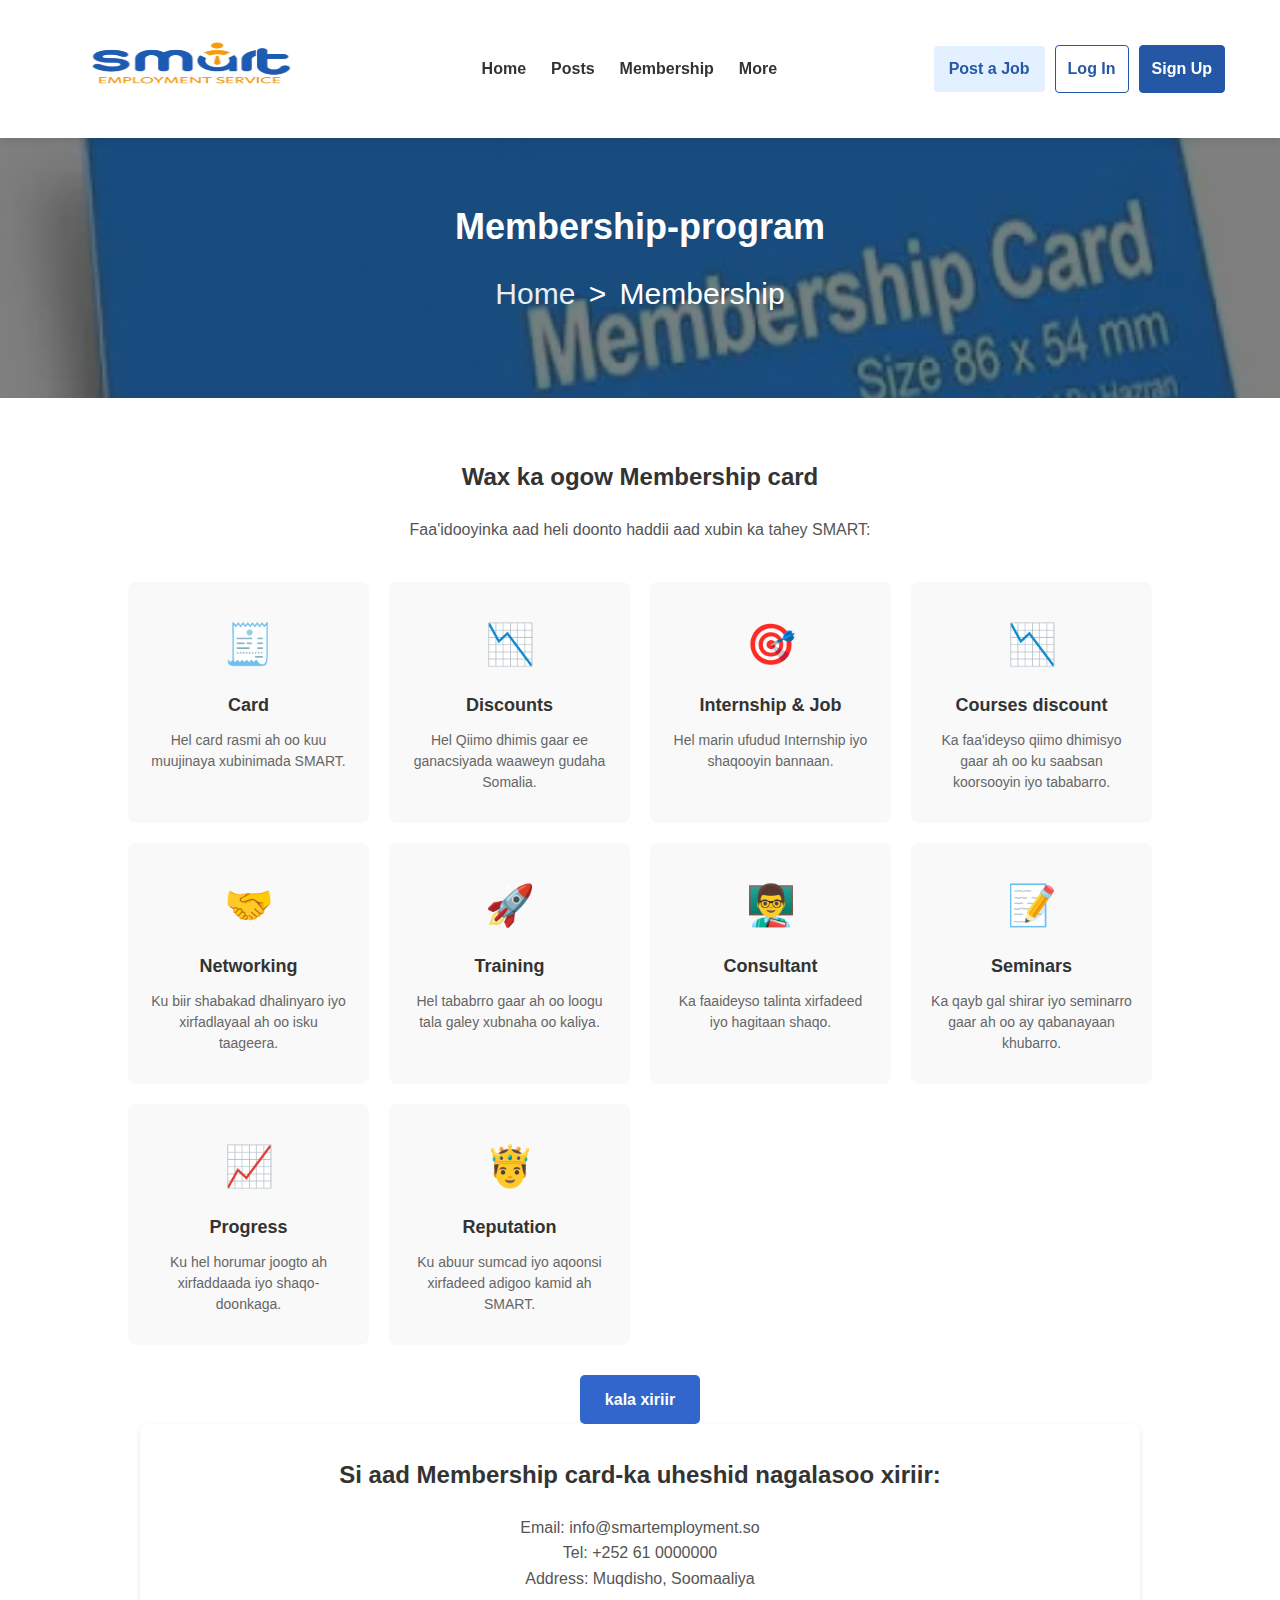
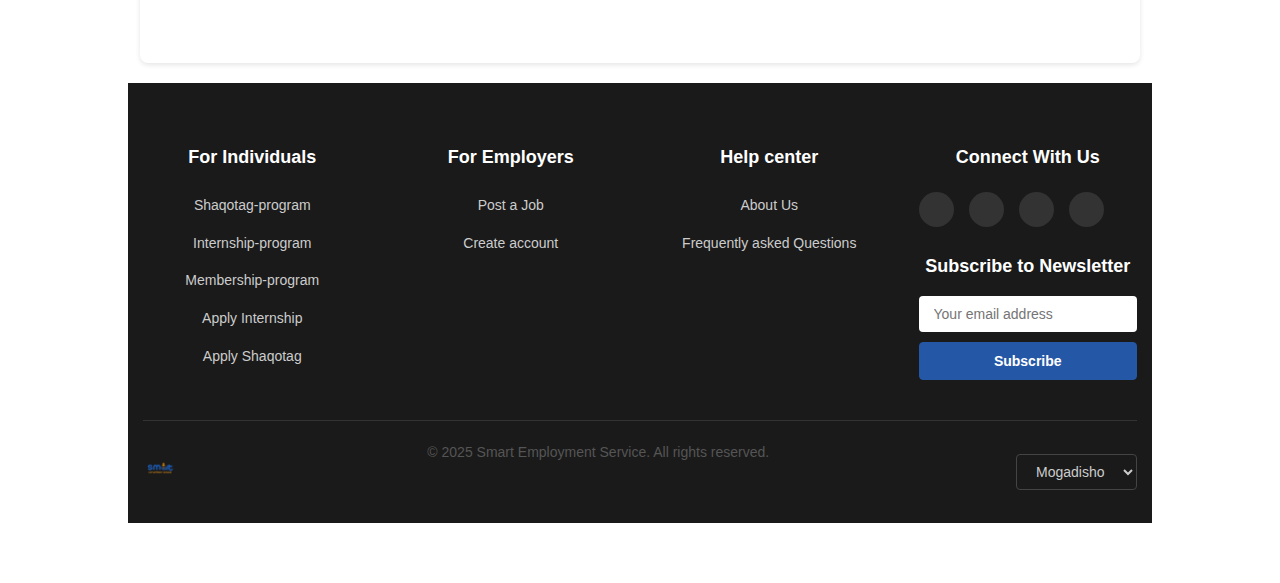
<file: membership.html>
<!DOCTYPE html>
<html lang="en">
<head>
  <meta charset="UTF-8">
  <meta name="viewport" content="width=device-width, initial-scale=1.0">
  <title>Internship</title>
  <style>
    /* body {
      margin: 0;
      font-family: Arial, sans-serif;
      background-color: #fff;
      color: #333;
    }  */

    /* Hero / Banner */
    .hero {
      background: url(card.webp) no-repeat center center/cover;
      /* height: 250px; */
      display: flex;
      flex-direction: column;
      justify-content: center;
      align-items: center;
      color: #fff;
      text-align: center;
      position: relative;
    }

    .hero::after {
      content: "";
      position: absolute;
      inset: 0;
      background: rgba(0, 0, 0, 0.5);
    }

    .hero-content {
      position: relative;
      z-index: 2;
    }

    .hero h1 {
      font-size: 50px;
      font-weight: bold;
      margin-bottom: 10px;
    }

    .breadcrumb {
      font-size: 30px;
    }

    .breadcrumb a {
      color: #fff;
      text-decoration: none;
      opacity: 0.9;
    }

    .breadcrumb span {
      color: #fff;
      margin: 0 5px;
    }

    /* Features section */
    .features {
      padding: 60px 10%;
      text-align: center;
    }

    .features h2 {
      font-size: 24px;
      font-weight: bold;
      margin-bottom: 20px;
    }

    .features p {
      max-width: 700px;
      margin: 0 auto 40px auto;
      color: #555;
      line-height: 1.6;
    }

    .features-grid {
      display: grid;
      grid-template-columns: repeat(auto-fit, minmax(220px, 1fr));
      gap: 20px;
    }

    .feature-box {
      background: #f9f9f9;
      border-radius: 8px;
      padding: 30px 20px;
      transition: 0.3s ease;
    }

    .feature-box:hover {
      box-shadow: 0 4px 15px rgba(0, 0, 0, 0.1);
      transform: translateY(-5px);
    }

    .feature-icon {
      font-size: 40px;
      margin-bottom: 15px;
      color: #3366cc;
    }

    .feature-title {
      font-size: 18px;
      font-weight: bold;
      margin-bottom: 10px;
    }

    .feature-desc {
      font-size: 14px;
      color: #666;
      line-height: 1.5;
    }
    .cta-button {
      display: inline-block;
      margin-top: 30px;
      padding: 12px 25px;
      background: #3366cc;
      color: #fff;
      border-radius: 5px;
      text-decoration: none;
      font-weight: bold;
      transition: background 0.3s;
    }

    .cta-button:hover {
      background: #224499;
    }
    #contact {

padding: 2rem;

background-color: white;

margin: Irem auto;
max-width: 1000px;
margin-bottom: 20px;
margin-left: auto;
margin-right: auto;

border-radius: 8px;

box-shadow: 0 2px 5px rgba(0,0,0,0.1);

}

    /* Responsive tweaks */
    @media (max-width: 600px) {
      .hero h1 {
        font-size: 28px;
      }
      .features h2 {
        font-size: 20px;
      }
    }
  </style>
  <link rel="stylesheet" href="styles.css">
 <link rel="stylesheet" href="assets/fontawesome/css/all.min.css">
</head>
<body>
<header class="header">
        <div class="container">
           
                <a href="index.html">
                    <img src="logo-removebg-preview.png" alt="Jobberman Logo" width="300px" height="100" style="filter: none;">
            
             
            
            <nav class="main-nav">
                <ul>
                    <li><a href="index.html">Home</a></li>
                    <li><a href="#">Posts</a></li>
                    <li><a href="membership.html">Membership</a></li>
                    <li class="dropdown">
                        <a href="#">More <i class="fas fa-chevron-down"></i></a>
                        <div class="dropdown-menu">
                            <a href="#">FAQs</a>
                            <a href="about us.html">About us</a>
                        </div>
                    </li>
                </ul>
            </nav>
            <div class="auth-buttons">
                <a href="post-job.html" class="btn btn-post-job">Post a Job</a>
                <a href="login.html" class="btn btn-login">Log In</a>
                <a href="create-account.html" class="btn btn-primary">Sign Up</a>
            </div>
            <div class="mobile-menu-toggle">
                <!-- Mobile Toggle -->
                <button class="mobile-toggle">
                    <i class="fas fa-bars"></i>
                </button>
            
   

    <!-- Mobile Navigation -->
    <div class="mobile-nav">
        <div class="mobile-header">
            <!-- <img src="logo-removebg-preview.png" alt="smartemployment" height="50" width="100"> -->
            <button class="close-menu">
                <i class="fas fa-times"></i>
            </button>
        </div>
        
        <div class="mobile-auth">
            <a href="login.html" class="btn btn-login">Log In</a>
            <a href="create-account.html" class="btn btn-signup">Sign Up</a>
            <a href="post-job.html" class="btn btn-post">Post a Job</a>
        </div>
        
        <ul class="mobile-links">
            <li>
                <a href="index.html" class="section-title">Find a Job</a>
            </li>
            <li>
                <a href="Available Jobs.html" class="section-title">Available Jobs</a>
             
            </li>
            <li>
                <a href="membership.html" class="section-title">Membership</a>
                
            </li>
          
            <li>
                <a href="#" class="section-title">Help Center</a>
                <ul class="mobile-sublinks">
                    <li><a href="#">Frequently Asked Questions</a></li>
                    <li><a href="about us.html">About us</a></li>
                    
                </ul>
            </li>
        </ul>
            </div>
        </div>
    </header>
  <!-- Hero Section -->
  <section class="hero">
    <div class="hero-content">
      <h1>Membership-program</h1>
      <div class="breadcrumb">
        <a href="index.html">Home</a> <span>></span> Membership
      </div>
    </div>
  </section>

  <!-- Features Section -->
  <section class="features">
    <h2>Wax ka ogow Membership card</h2>
    <p>
      Faa'idooyinka aad heli doonto haddii aad xubin ka tahey SMART:
    </p>
    
    <div class="features-grid">
      <div class="feature-box">
        <div class="feature-icon">🧾</div>
        <div class="feature-title">Card</div>
        <div class="feature-desc">
          Hel card rasmi ah oo kuu muujinaya xubinimada SMART.
        </div>
      </div>

      <div class="feature-box">
        <div class="feature-icon">📉</div>
        <div class="feature-title">Discounts</div>
        <div class="feature-desc">
          Hel Qiimo dhimis gaar ee ganacsiyada waaweyn gudaha Somalia.
        </div>
      </div>
      
 <div class="feature-box">
        <div class="feature-icon">🎯</div>
        <div class="feature-title">Internship & Job</div>
        <div class="feature-desc">
          Hel marin ufudud Internship iyo shaqooyin bannaan.
        </div>
      </div>
      <div class="feature-box">
        <div class="feature-icon">📉</div>
        <div class="feature-title">Courses discount</div>
        <div class="feature-desc">
          Ka faa'ideyso qiimo dhimisyo gaar ah oo ku saabsan koorsooyin iyo tababarro.
        </div>
      </div>

     

<div class="feature-box">
        <div class="feature-icon">🤝</div>
        <div class="feature-title">Networking</div>
        <div class="feature-desc">
          Ku biir shabakad dhalinyaro iyo xirfadlayaal ah oo isku taageera.
        </div>
      </div>
      <div class="feature-box">
        <div class="feature-icon">🚀</div>
        <div class="feature-title">Training</div>
        <div class="feature-desc">
          Hel tababrro gaar ah oo loogu tala galey xubnaha oo kaliya.
        </div>
      </div>
      
    
     <div class="feature-box">
        <div class="feature-icon">👨‍🏫</div>
        <div class="feature-title">Consultant</div>
        <div class="feature-desc">
          Ka faaideyso talinta xirfadeed iyo hagitaan shaqo.
        </div>
      </div>
      
      <div class="feature-box">
        <div class="feature-icon">📝</div>
        <div class="feature-title">Seminars</div>
        <div class="feature-desc">
          Ka qayb gal shirar iyo seminarro gaar ah oo ay qabanayaan khubarro.
        </div>
      </div>
      <div class="feature-box">
        <div class="feature-icon">📈</div>
        <div class="feature-title">Progress</div>
        <div class="feature-desc">
          Ku hel horumar joogto ah xirfaddaada iyo shaqo-doonkaga.
        </div>
      </div>
     <div class="feature-box">
        <div class="feature-icon">🤴</div>
        <div class="feature-title">Reputation</div>
        <div class="feature-desc">
          Ku abuur sumcad iyo aqoonsi xirfadeed adigoo kamid ah SMART.
        </div>
      </div>

    </div>
     <a href="about us.html" class="cta-button">kala xiriir</a>
     <section id="contact">

<h2>Si aad Membership card-ka uheshid nagalasoo xiriir:</h2>



<p>

Email: info@smartemployment.so<br>

Tel: +252 61 0000000<br>

Address: Muqdisho, Soomaaliya

</p>

</section>
    
   <footer class="footer">
        <div class="container">
            <div class="footer-top">
                <div class="footer-column">
                    <h4>For Individuals</h4>
                    <ul>
                        <li><a href="shaqotag.html">Shaqotag-program</a></li>
                        <li><a href="internship.html">Internship-program</a></li>
                        <li><a href="membership.html">Membership-program</a></li>
                        <li><a href="form internship.html">Apply Internship</a></li>
                        <li><a href="form shaqotag.html">Apply Shaqotag</a></li>
                    </ul>
                </div>
                
                <div class="footer-column">
                    <h4>For Employers</h4>
                    <ul>
                        <li><a href="post-job.html">Post a Job</a></li>
                        <li><a href="#">Create account</a></li>
                       
                    </ul>
                </div>
                
                
                <div class="footer-column">
                    <h4>Help center</h4>
                    <ul>
                        <li><a href="about us.html">About Us</a></li>
                        <li><a href="#">Frequently asked Questions</a></li>
                        
                    </ul>
                </div>
                
                <div class="footer-column">
                    <h4>Connect With Us</h4>
                    <div class="social-links">
                        <a href="#"><i class="fab fa-facebook-f"></i></a>
                        <a href="#"><i class="fab fa-twitter"></i></a>
                        <a href="#"><i class="fab fa-linkedin-in"></i></a>
                        <a href="#"><i class="fab fa-instagram"></i></a>
                    </div>
                    
                    <div class="newsletter">
                        <h4>Subscribe to Newsletter</h4>
                        <form>
                            <input type="email" placeholder="Your email address">
                            <button type="submit" class="btn btn-primary">Subscribe</button>
                        </form>
                    </div>
                </div>
            </div>
            
            <div class="footer-bottom">
                <div class="footer-logo">
                    <img src="logo-removebg-preview.png" alt="smartemployment logo">
                </div>
                <div class="copyright">
                    <p>&copy; 2025 Smart Employment Service. All rights reserved.</p>
                </div>
                <div class="country-selector">
                    <select>
                        <option value="Mogadisho">Mogadisho</option>
                        
                    </select>
                </div>
            </div>
        </div>
    </footer>
  <script>
        document.addEventListener('DOMContentLoaded', function() {
            const mobileToggle = document.querySelector('.mobile-toggle');
            const mobileNav = document.querySelector('.mobile-nav');
            const closeMenu = document.querySelector('.close-menu');
            const overlay = document.querySelector('.overlay');
            
            // Open mobile menu
            mobileToggle.addEventListener('click', function() {
                mobileNav.classList.add('active');
                overlay.classList.add('active');
                document.body.style.overflow = 'hidden';
            });
            
            // Close mobile menu
            function closeMobileMenu() {
                mobileNav.classList.remove('active');
                overlay.classList.remove('active');
                document.body.style.overflow = '';
            }
            
            closeMenu.addEventListener('click', closeMobileMenu);
            overlay.addEventListener('click', closeMobileMenu);
            
            // Close menu when clicking on links
            const mobileLinks = document.querySelectorAll('.mobile-links a');
            mobileLinks.forEach(link => {
                link.addEventListener('click', closeMobileMenu);
            });
        });
    </script>
  <script src="script.js"></script>
<script src="integration.js"></script>
</body>
</html>
</file>
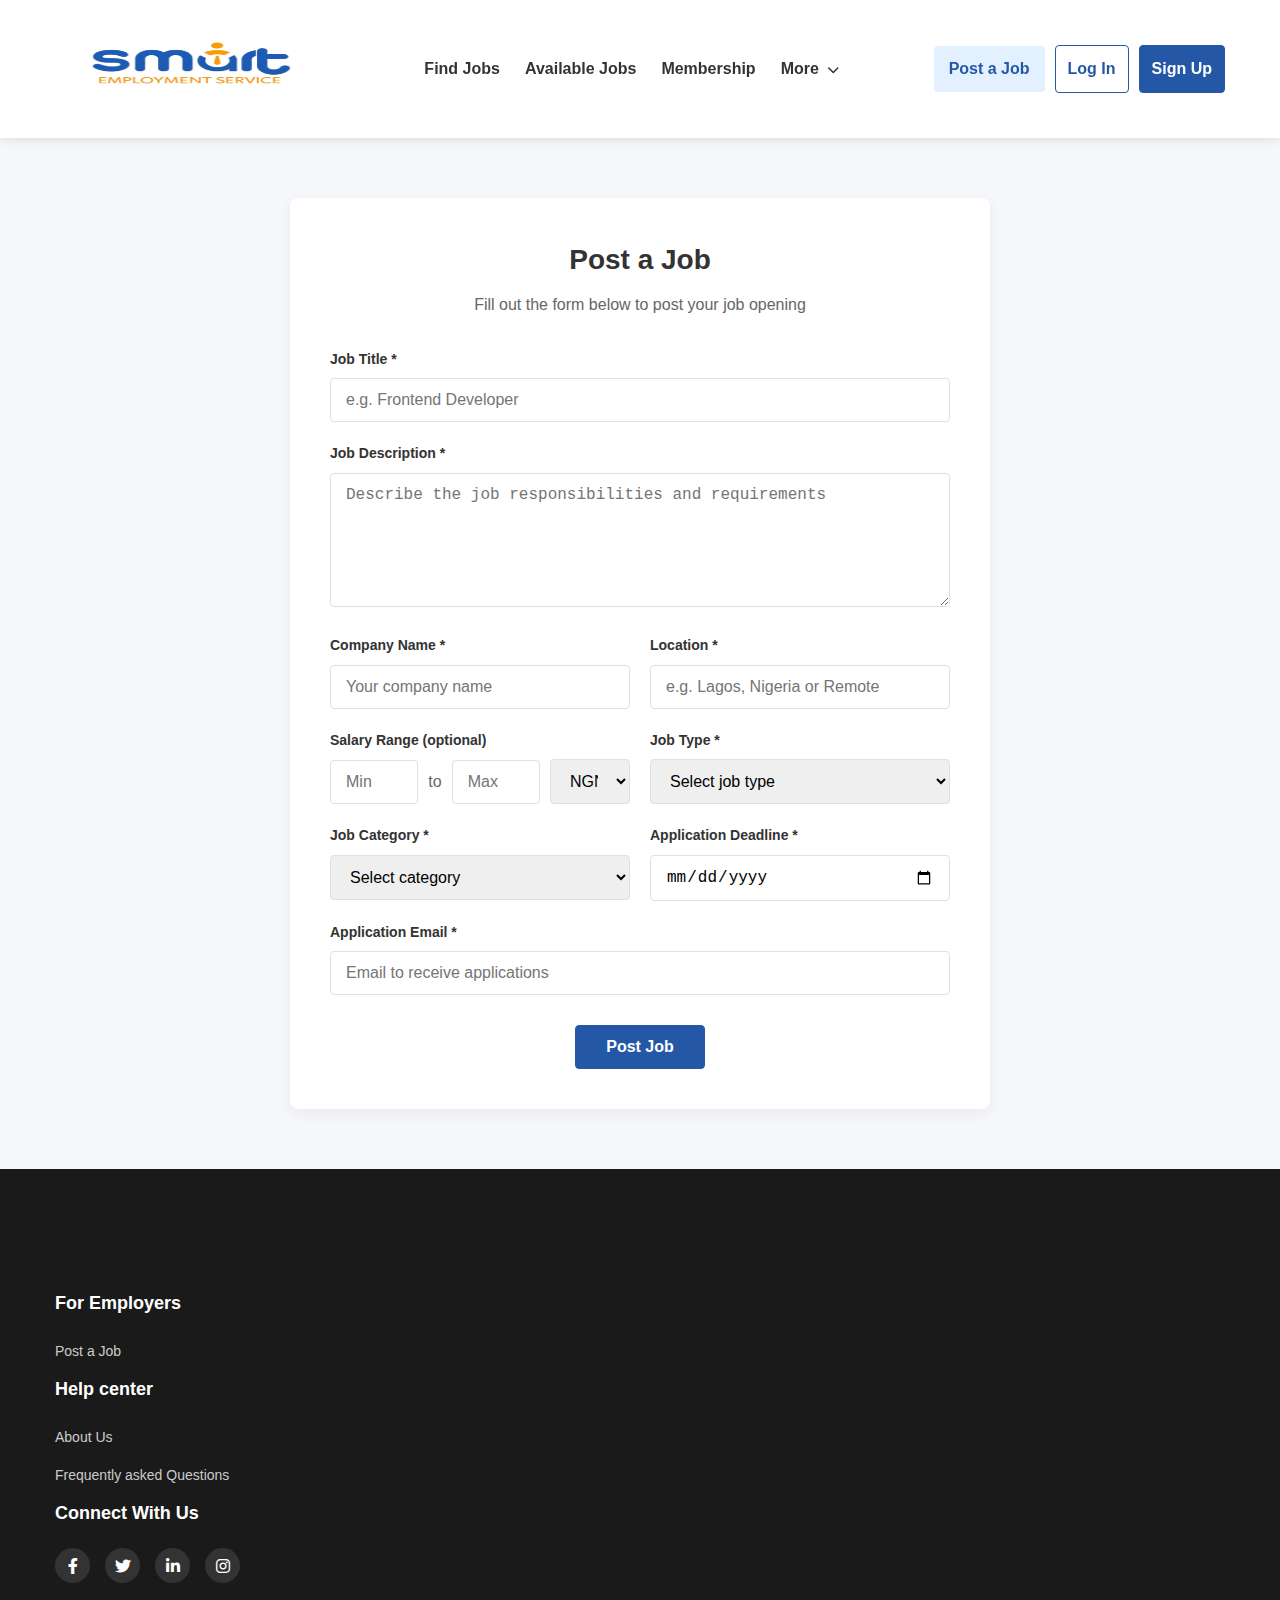
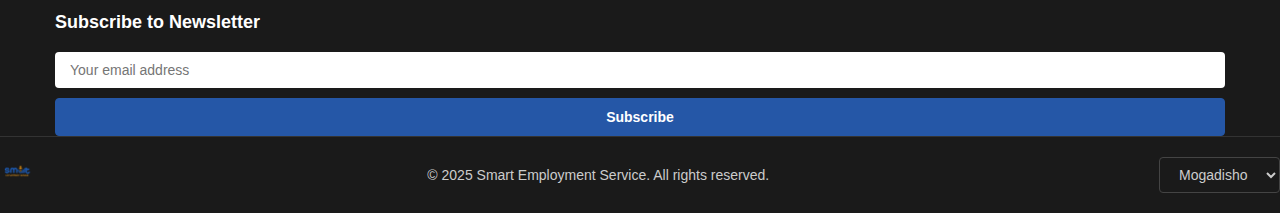
<file: post-job.html>
<!DOCTYPE html>
<html lang="en">
<head>
    <meta charset="UTF-8">
    <meta name="viewport" content="width=device-width, initial-scale=1.0">
    <title>Post a Job - Jobberman</title>
    <link rel="stylesheet" href="styles.css">
    <link rel="stylesheet" href="https://cdnjs.cloudflare.com/ajax/libs/font-awesome/6.0.0-beta3/css/all.min.css">
</head>
<body>
      <header class="header">
        <div class="container">
           
                <a href="index.html">
                    <img src="logo-removebg-preview.png" alt="Jobberman Logo" width="300px" height="100" style="filter: none;">
            
             
            
            <nav class="main-nav">
                <ul>
                    <li><a href="index.html">Find Jobs</a></li>
                    <li><a href="Available Jobs.html">Available Jobs</a></li>
                    <li><a href="#">Membership</a></li>
                    <li class="dropdown">
                        <a href="#">More <i class="fas fa-chevron-down"></i></a>
                        <div class="dropdown-menu">
                            <a href="#">FAQs</a>
                            <a href="about us.html">About us</a>
                        </div>
                    </li>
                </ul>
            </nav>
            <div class="auth-buttons">
                <a href="post-job.html" class="btn btn-post-job">Post a Job</a>
                <a href="login.html" class="btn btn-login">Log In</a>
                <a href="create-account.html" class="btn btn-primary">Sign Up</a>
            </div>
            <div class="mobile-menu-toggle">
                <!-- Mobile Toggle -->
                <button class="mobile-toggle">
                    <i class="fas fa-bars"></i>
                </button>
            
   

    <!-- Mobile Navigation -->
    <div class="mobile-nav">
        <div class="mobile-header">
            <!-- <img src="logo-removebg-preview.png" alt="smartemployment" height="50" width="100"> -->
            <button class="close-menu">
                <i class="fas fa-times"></i>
            </button>
        </div>
        
        <div class="mobile-auth">
            <a href="login.html" class="btn btn-login">Log In</a>
            <a href="create-account.html" class="btn btn-signup">Sign Up</a>
            <a href="post-job.html" class="btn btn-post">Post a Job</a>
        </div>
        
        <ul class="mobile-links">
            <li>
                <a href="index.html" class="section-title">Find a Job</a>
            </li>
            <li>
                <a href="Available Jobs.html" class="section-title">Available Jobs</a>
             
            </li>
            <li>
                <a href="#" class="section-title">Membership</a>
                
            </li>
          
            <li>
                <a href="#" class="section-title">Help Center</a>
                <ul class="mobile-sublinks">
                    <li><a href="#">Frequently Asked Questions</a></li>
                    <li><a href="about us.html">About us</a></li>
                    
                </ul>
            </li>
        </ul>
            </div>
        </div>
    </header>

    <!-- Post Job Form Section -->
    <section class="post-job-form">
        <div class="container">
            <div class="form-container">
                <h1>Post a Job</h1>
                <p>Fill out the form below to post your job opening</p>
                
                <form id="jobPostingForm">
                    <div class="form-group">
                        <label for="jobTitle">Job Title *</label>
                        <input type="text" id="jobTitle" name="jobTitle" required placeholder="e.g. Frontend Developer">
                    </div>
                    
                    <div class="form-group">
                        <label for="jobDescription">Job Description *</label>
                        <textarea id="jobDescription" name="jobDescription" rows="6" required placeholder="Describe the job responsibilities and requirements"></textarea>
                    </div>
                    
                    <div class="form-row">
                        <div class="form-group">
                            <label for="companyName">Company Name *</label>
                            <input type="text" id="companyName" name="companyName" required placeholder="Your company name">
                        </div>
                        
                        <div class="form-group">
                            <label for="location">Location *</label>
                            <input type="text" id="location" name="location" required placeholder="e.g. Lagos, Nigeria or Remote">
                        </div>
                    </div>
                    
                    <div class="form-row">
                        <div class="form-group">
                            <label for="salaryMin">Salary Range (optional)</label>
                            <div class="salary-range">
                                <input type="number" id="salaryMin" name="salaryMin" placeholder="Min">
                                <span>to</span>
                                <input type="number" id="salaryMax" name="salaryMax" placeholder="Max">
                                <select id="salaryCurrency" name="salaryCurrency">
                                    <option value="NGN">NGN</option>
                                    <option value="USD">USD</option>
                                    <option value="GHS">GHS</option>
                                </select>
                            </div>
                        </div>
                        
                        <div class="form-group">
                            <label for="jobType">Job Type *</label>
                            <select id="jobType" name="jobType" required>
                                <option value="">Select job type</option>
                                <option value="full-time">Full-time</option>
                                <option value="part-time">Part-time</option>
                                <option value="contract">Contract</option>
                                <option value="internship">Internship</option>
                                <option value="remote">Remote</option>
                            </select>
                        </div>
                    </div>
                    
                    <div class="form-row">
                        <div class="form-group">
                            <label for="jobCategory">Job Category *</label>
                            <select id="jobCategory" name="jobCategory" required>
                                <option value="">Select category</option>
                                <option value="it">IT & Telecoms</option>
                                <option value="finance">Accounting & Finance</option>
                                <option value="healthcare">Healthcare</option>
                                <option value="education">Education</option>
                                <option value="sales">Sales & Marketing</option>
                                <option value="engineering">Engineering</option>
                                <option value="customer-service">Customer Service</option>
                                <option value="design">Creative & Design</option>
                            </select>
                        </div>
                        
                        <div class="form-group">
                            <label for="applicationDeadline">Application Deadline *</label>
                            <input type="date" id="applicationDeadline" name="applicationDeadline" required>
                        </div>
                    </div>
                    
                    <div class="form-group">
                        <label for="applicationEmail">Application Email *</label>
                        <input type="email" id="applicationEmail" name="applicationEmail" required placeholder="Email to receive applications">
                    </div>
                    
                    <div class="form-submit">
                        <button type="submit" class="btn btn-primary btn-large">Post Job</button>
                    </div>
                </form>
            </div>
        </div>
    </section>

    <!-- Footer (same as index.html) -->
    <footer class="footer">
        <!-- Footer content from index.html -->
    </footer>
 <script>
        document.addEventListener('DOMContentLoaded', function() {
            const mobileToggle = document.querySelector('.mobile-toggle');
            const mobileNav = document.querySelector('.mobile-nav');
            const closeMenu = document.querySelector('.close-menu');
            const overlay = document.querySelector('.overlay');
            
            // Open mobile menu
            mobileToggle.addEventListener('click', function() {
                mobileNav.classList.add('active');
                overlay.classList.add('active');
                document.body.style.overflow = 'hidden';
            });
            
            // Close mobile menu
            function closeMobileMenu() {
                mobileNav.classList.remove('active');
                overlay.classList.remove('active');
                document.body.style.overflow = '';
            }
            
            closeMenu.addEventListener('click', closeMobileMenu);
            overlay.addEventListener('click', closeMobileMenu);
            
            // Close menu when clicking on links
            const mobileLinks = document.querySelectorAll('.mobile-links a');
            mobileLinks.forEach(link => {
                link.addEventListener('click', closeMobileMenu);
            });
        });
    </script>
    <script src="script.js"></script>
    <footer class="footer">
        <div class="container">
<!--             <div class="footer-top">
                <div class="footer-column">
                    <h4>For Job Seekers</h4>
                    <ul>
                        <li><a href="#">Browse Jobs</a></li>
                        <li><a href="#">Job Alerts</a></li>
                        <li><a href="#">Career Resources</a></li>
                        <li><a href="#">Salary Tool</a></li>
                        <li><a href="#">Upload CV</a></li>
                    </ul>
                </div> -->
                
                <div class="footer-column">
                    <h4>For Employers</h4>
                    <ul>
                        <li><a href="post-job.html">Post a Job</a></li>
<!--                         <li><a href="#">Browse CVs</a></li>
                        <li><a href="#">Recruitment Solutions</a></li>
                        <li><a href="#">Pricing</a></li>
                        <li><a href="#">Employer Resources</a></li> -->
                    </ul>
                </div>
                
                <div class="footer-column">
                    <h4>Help center</h4>
                    <ul>
                        <li><a href="about us.html">About Us</a></li>
                        <li><a href="#">Frequently asked Questions</a></li>
                        
                    </ul>
                </div>
                
                <div class="footer-column">
                    <h4>Connect With Us</h4>
                    <div class="social-links">
                        <a href="#"><i class="fab fa-facebook-f"></i></a>
                        <a href="#"><i class="fab fa-twitter"></i></a>
                        <a href="#"><i class="fab fa-linkedin-in"></i></a>
                        <a href="#"><i class="fab fa-instagram"></i></a>
                    </div>
                    
                    <div class="newsletter">
                        <h4>Subscribe to Newsletter</h4>
                        <form>
                            <input type="email" placeholder="Your email address">
                            <button type="submit" class="btn btn-primary">Subscribe</button>
                        </form>
                    </div>
                </div>
            </div>
            
            <div class="footer-bottom">
                <div class="footer-logo">
                    <img src="logo-removebg-preview.png" alt="smartemployment logo">
                </div>
                <div class="copyright">
                    <p>&copy; 2025 Smart Employment Service. All rights reserved.</p>
                </div>
                <div class="country-selector">
                    <select>
                        <option value="Mogadisho">Mogadisho</option>
                        
                    </select>
                </div>
            </div>
        </div>
    </footer>
</body>

</html>
</file>
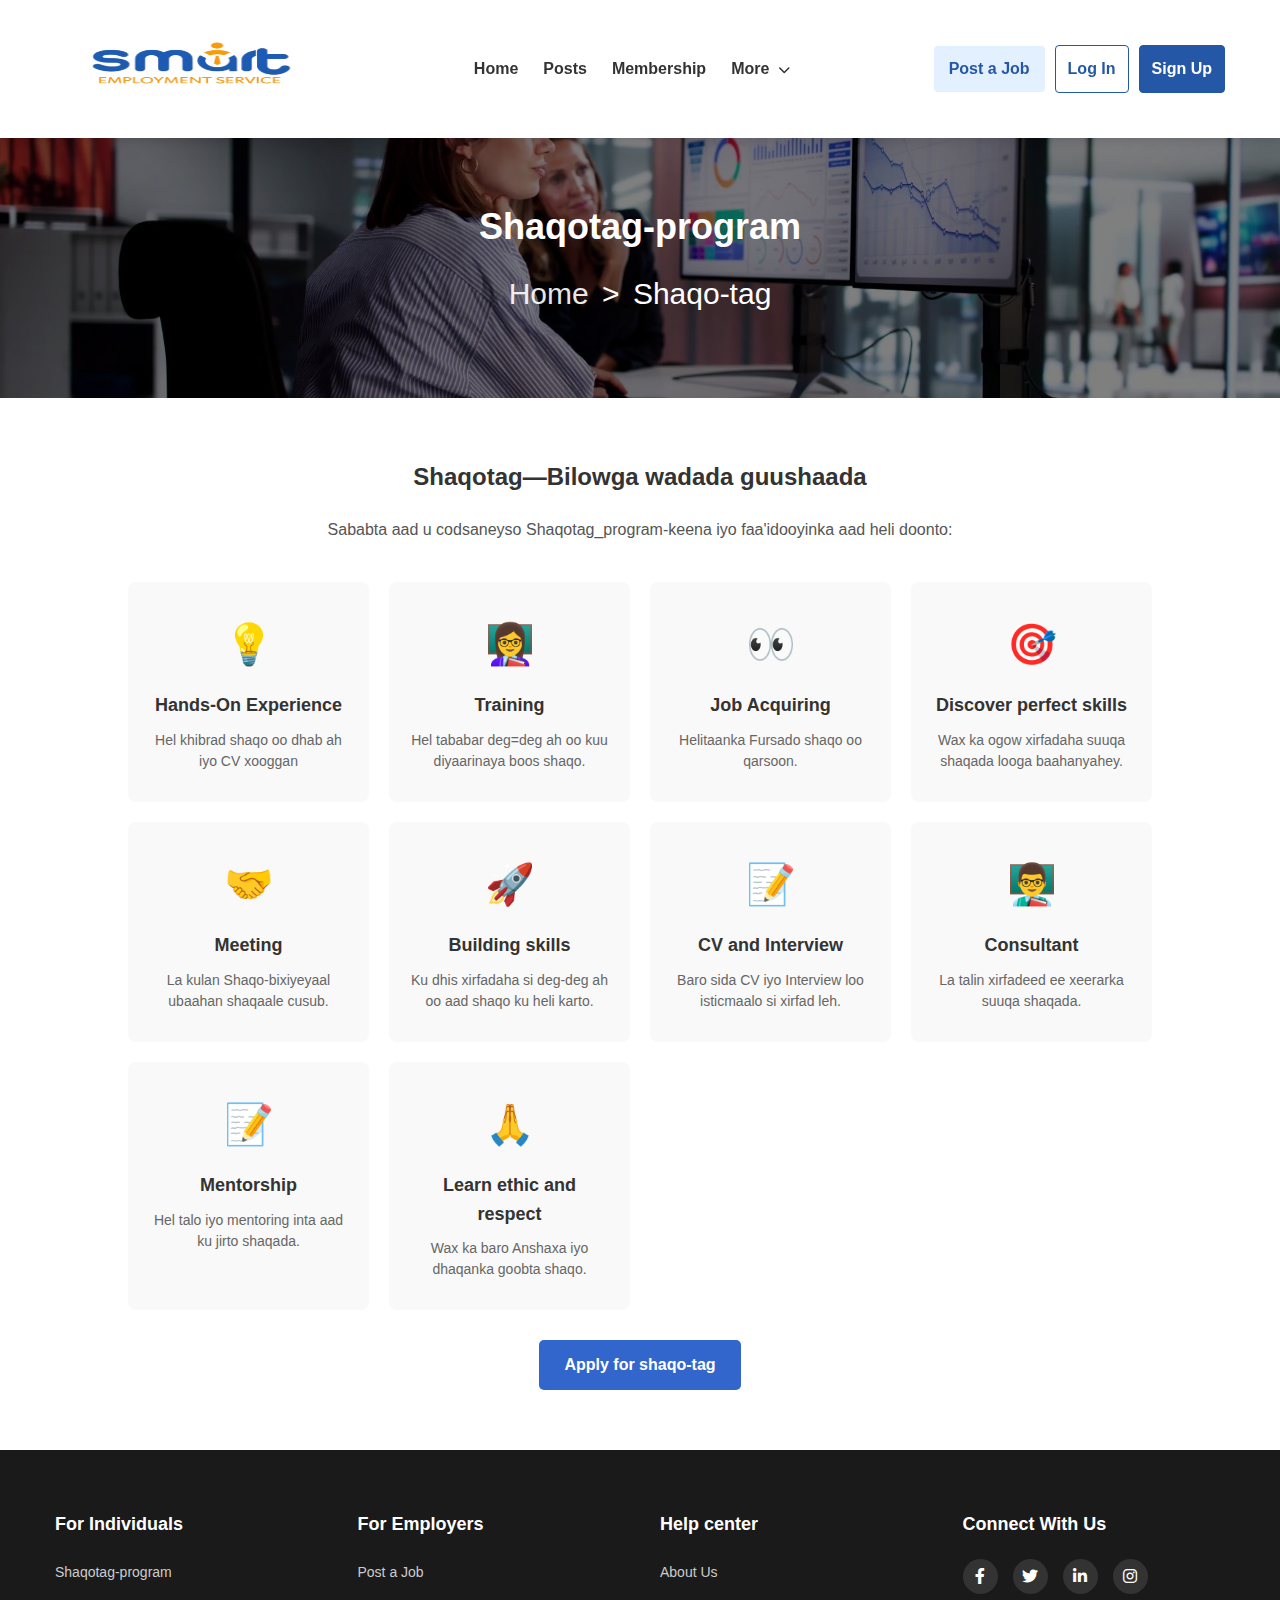
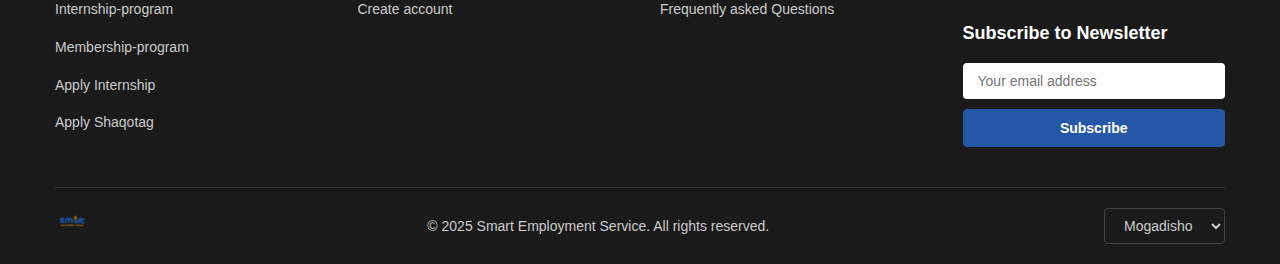
<file: shaqotag.html>
<!DOCTYPE html>
<html lang="en">
<head>
  <meta charset="UTF-8">
  <meta name="viewport" content="width=device-width, initial-scale=1.0">
  <title>Internship</title>
  <style>
    /* body {
      margin: 0;
      font-family: Arial, sans-serif;
      background-color: #fff;
      color: #333;
    }  */

    /* Hero / Banner */
    .hero {
      background: url(Guildhawk\ data\ analytics.webp) no-repeat center center/cover;
      /* height: 250px; */
      display: flex;
      flex-direction: column;
      justify-content: center;
      align-items: center;
      color: #fff;
      text-align: center;
      position: relative;
    }

    .hero::after {
      content: "";
      position: absolute;
      inset: 0;
      background: rgba(0, 0, 0, 0.5);
    }

    .hero-content {
      position: relative;
      z-index: 2;
    }

    .hero h1 {
      font-size: 50px;
      font-weight: bold;
      margin-bottom: 10px;
    }

    .breadcrumb {
      font-size: 30px;
    }

    .breadcrumb a {
      color: #fff;
      text-decoration: none;
      opacity: 0.9;
    }

    .breadcrumb span {
      color: #fff;
      margin: 0 5px;
    }

    /* Features section */
    .features {
      padding: 60px 10%;
      text-align: center;
    }

    .features h2 {
      font-size: 24px;
      font-weight: bold;
      margin-bottom: 20px;
    }

    .features p {
      max-width: 700px;
      margin: 0 auto 40px auto;
      color: #555;
      line-height: 1.6;
    }

    .features-grid {
      display: grid;
      grid-template-columns: repeat(auto-fit, minmax(220px, 1fr));
      gap: 20px;
    }

    .feature-box {
      background: #f9f9f9;
      border-radius: 8px;
      padding: 30px 20px;
      transition: 0.3s ease;
    }

    .feature-box:hover {
      box-shadow: 0 4px 15px rgba(0, 0, 0, 0.1);
      transform: translateY(-5px);
    }

    .feature-icon {
      font-size: 40px;
      margin-bottom: 15px;
      color: #3366cc;
    }

    .feature-title {
      font-size: 18px;
      font-weight: bold;
      margin-bottom: 10px;
    }

    .feature-desc {
      font-size: 14px;
      color: #666;
      line-height: 1.5;
    }
    .cta-button {
      display: inline-block;
      margin-top: 30px;
      padding: 12px 25px;
      background: #3366cc;
      color: #fff;
      border-radius: 5px;
      text-decoration: none;
      font-weight: bold;
      transition: background 0.3s;
    }

    .cta-button:hover {
      background: #224499;
    }

    /* Responsive tweaks */
    @media (max-width: 600px) {
      .hero h1 {
        font-size: 28px;
      }
      .features h2 {
        font-size: 20px;
      }
    }
  </style>
  <link rel="stylesheet" href="styles.css">
  <link rel="stylesheet" href="https://cdnjs.cloudflare.com/ajax/libs/font-awesome/6.0.0-beta3/css/all.min.css">
</head>
<body>
<header class="header">
        <div class="container">
           
                <a href="index.html">
                    <img src="logo-removebg-preview.png" alt="Jobberman Logo" width="300px" height="100" style="filter: none;">
            
             
            
            <nav class="main-nav">
                <ul>
                    <li><a href="index.html">Home</a></li>
                    <li><a href="#">Posts</a></li>
                    <li><a href="membership.html">Membership</a></li>
                    <li class="dropdown">
                        <a href="#">More <i class="fas fa-chevron-down"></i></a>
                        <div class="dropdown-menu">
                            <a href="#">FAQs</a>
                            <a href="about us.html">About us</a>
                        </div>
                    </li>
                </ul>
            </nav>
            <div class="auth-buttons">
                <a href="post-job.html" class="btn btn-post-job">Post a Job</a>
                <a href="login.html" class="btn btn-login">Log In</a>
                <a href="create-account.html" class="btn btn-primary">Sign Up</a>
            </div>
            <div class="mobile-menu-toggle">
                <!-- Mobile Toggle -->
                <button class="mobile-toggle">
                    <i class="fas fa-bars"></i>
                </button>
            
   

    <!-- Mobile Navigation -->
    <div class="mobile-nav">
        <div class="mobile-header">
            <!-- <img src="logo-removebg-preview.png" alt="smartemployment" height="50" width="100"> -->
            <button class="close-menu">
                <i class="fas fa-times"></i>
            </button>
        </div>
        
        <div class="mobile-auth">
            <a href="login.html" class="btn btn-login">Log In</a>
            <a href="create-account.html" class="btn btn-signup">Sign Up</a>
            <a href="post-job.html" class="btn btn-post">Post a Job</a>
        </div>
        
        <ul class="mobile-links">
            <li>
                <a href="index.html" class="section-title">Find a Job</a>
            </li>
            <li>
                <a href="Available Jobs.html" class="section-title">Available Jobs</a>
             
            </li>
            <li>
                <a href="membership.html" class="section-title">Membership</a>
                
            </li>
          
            <li>
                <a href="#" class="section-title">Help Center</a>
                <ul class="mobile-sublinks">
                    <li><a href="#">Frequently Asked Questions</a></li>
                    <li><a href="about us.html">About us</a></li>
                    
                </ul>
            </li>
        </ul>
            </div>
        </div>
    </header>
  <!-- Hero Section -->
  <section class="hero">
    <div class="hero-content">
      <h1>Shaqotag-program</h1>
      <div class="breadcrumb">
        <a href="index.html">Home</a> <span>></span> Shaqo-tag
      </div>
    </div>
  </section>

  <!-- Features Section -->
  <section class="features">
    <h2>Shaqotag—Bilowga wadada guushaada</h2>
    <p>
      Sababta aad u codsaneyso Shaqotag_program-keena iyo faa'idooyinka aad heli doonto:
    </p>
    
    <div class="features-grid">
      <div class="feature-box">
        <div class="feature-icon">💡</div>
        <div class="feature-title">Hands-On Experience</div>
        <div class="feature-desc">
          Hel khibrad shaqo oo dhab ah iyo CV xooggan
        </div>
      </div>

     
      <div class="feature-box">
        <div class="feature-icon">👩‍🏫</div>
        <div class="feature-title">Training</div>
        <div class="feature-desc">
          Hel tababar deg=deg ah oo kuu diyaarinaya boos shaqo.
        </div>
      </div>
 <div class="feature-box">
        <div class="feature-icon">👀</div>
        <div class="feature-title">Job Acquiring</div>
        <div class="feature-desc">
          Helitaanka Fursado shaqo oo qarsoon.
        </div>
      </div>

      <div class="feature-box">
        <div class="feature-icon">🎯</div>
        <div class="feature-title">Discover perfect skills</div>
        <div class="feature-desc">
          Wax ka ogow xirfadaha suuqa shaqada looga baahanyahey.
        </div>
      </div>

<div class="feature-box">
        <div class="feature-icon">🤝</div>
        <div class="feature-title">Meeting</div>
        <div class="feature-desc">
          La kulan Shaqo-bixiyeyaal ubaahan shaqaale cusub.
        </div>
      </div>
      <div class="feature-box">
        <div class="feature-icon">🚀</div>
        <div class="feature-title">Building skills</div>
        <div class="feature-desc">
          Ku dhis xirfadaha si deg-deg ah oo aad shaqo ku heli karto.
        </div>
      </div>
      
      <div class="feature-box">
        <div class="feature-icon">📝</div>
        <div class="feature-title">CV and Interview</div>
        <div class="feature-desc">
          Baro sida CV iyo Interview loo isticmaalo si xirfad leh.
        </div>
      </div>
     <div class="feature-box">
        <div class="feature-icon">👨‍🏫</div>
        <div class="feature-title">Consultant</div>
        <div class="feature-desc">
          La talin xirfadeed ee xeerarka suuqa shaqada.
        </div>
      </div>
      
      <div class="feature-box">
        <div class="feature-icon">📝</div>
        <div class="feature-title">Mentorship</div>
        <div class="feature-desc">
          Hel talo iyo mentoring inta aad ku jirto shaqada.
        </div>
      </div>
      <div class="feature-box">
        <div class="feature-icon">🙏</div>
        <div class="feature-title">Learn ethic and respect</div>
        <div class="feature-desc">
          Wax ka baro Anshaxa iyo dhaqanka goobta shaqo.
        </div>
      </div>
     

    </div>
     <a href="form shaqotag.html" class="cta-button">Apply for shaqo-tag</a>
  </section>
   <footer class="footer">
        <div class="container">
            <div class="footer-top">
                <div class="footer-column">
                    <h4>For Individuals</h4>
                    <ul>
                        <li><a href="shaqotag.html">Shaqotag-program</a></li>
                        <li><a href="internship.html">Internship-program</a></li>
                        <li><a href="membership.html">Membership-program</a></li>
                        <li><a href="form internship.html">Apply Internship</a></li>
                        <li><a href="form shaqotag.html">Apply Shaqotag</a></li>
                    </ul>
                </div>
                
                <div class="footer-column">
                    <h4>For Employers</h4>
                    <ul>
                        <li><a href="post-job.html">Post a Job</a></li>
                        <li><a href="#">Create account</a></li>
                       
                    </ul>
                </div>
                
                
                <div class="footer-column">
                    <h4>Help center</h4>
                    <ul>
                        <li><a href="about us.html">About Us</a></li>
                        <li><a href="#">Frequently asked Questions</a></li>
                        
                    </ul>
                </div>
                
                <div class="footer-column">
                    <h4>Connect With Us</h4>
                    <div class="social-links">
                        <a href="#"><i class="fab fa-facebook-f"></i></a>
                        <a href="#"><i class="fab fa-twitter"></i></a>
                        <a href="#"><i class="fab fa-linkedin-in"></i></a>
                        <a href="#"><i class="fab fa-instagram"></i></a>
                    </div>
                    
                    <div class="newsletter">
                        <h4>Subscribe to Newsletter</h4>
                        <form>
                            <input type="email" placeholder="Your email address">
                            <button type="submit" class="btn btn-primary">Subscribe</button>
                        </form>
                    </div>
                </div>
            </div>
            
            <div class="footer-bottom">
                <div class="footer-logo">
                    <img src="logo-removebg-preview.png" alt="smartemployment logo">
                </div>
                <div class="copyright">
                    <p>&copy; 2025 Smart Employment Service. All rights reserved.</p>
                </div>
                <div class="country-selector">
                    <select>
                        <option value="Mogadisho">Mogadisho</option>
                        
                    </select>
                </div>
            </div>
        </div>
    </footer>
  <script>
        document.addEventListener('DOMContentLoaded', function() {
            const mobileToggle = document.querySelector('.mobile-toggle');
            const mobileNav = document.querySelector('.mobile-nav');
            const closeMenu = document.querySelector('.close-menu');
            const overlay = document.querySelector('.overlay');
            
            // Open mobile menu
            mobileToggle.addEventListener('click', function() {
                mobileNav.classList.add('active');
                overlay.classList.add('active');
                document.body.style.overflow = 'hidden';
            });
            
            // Close mobile menu
            function closeMobileMenu() {
                mobileNav.classList.remove('active');
                overlay.classList.remove('active');
                document.body.style.overflow = '';
            }
            
            closeMenu.addEventListener('click', closeMobileMenu);
            overlay.addEventListener('click', closeMobileMenu);
            
            // Close menu when clicking on links
            const mobileLinks = document.querySelectorAll('.mobile-links a');
            mobileLinks.forEach(link => {
                link.addEventListener('click', closeMobileMenu);
            });
        });
    </script>
  <script src="script.js"></script>
<script src="integration.js"></script>
</body>
</html>
</file>
<file: styles.css>
/* Global Styles */
:root {
    --primary-color: #2557a7;
    --secondary-color: #f5f7fa;
    --accent-color: #ff6b6b;
    --text-color: #333;
    --light-text: #666;
    --border-color: #e0e0e0;
    --white: #fff;
    --black: #000;
}

* {
    margin: 0;
    padding: 0;
    box-sizing: border-box;
}
.logo{float: left;
    clear: both;
}
body {
    font-family: 'Segoe UI', Tahoma, Geneva, Verdana, sans-serif;
    color: var(--text-color);
    line-height: 1.6;
}

.container {
    width: 100%;
    max-width: 1200px;
    margin: 0 auto;
    padding: 0 15px;
}

a {
    text-decoration: none;
    color: inherit;
}

ul {
    list-style: none;
}

.btn {
    display: inline-block;
    padding: 10px 12px;
    border-radius: 4px;
    font-weight: 600;
    cursor: pointer;
    transition: all 0.3s ease;
}

.btn-primary {
    background-color: var(--primary-color);
    color: var(--white);
    border: 1px solid var(--primary-color);
}

.btn-primary:hover {
    background-color: #1a468a;
    border-color: #1a468a;
}

.btn-login {
    color: var(--primary-color);
    border: 1px solid var(--primary-color);
    margin-right: 10px;
}

.btn-login:hover {
    background-color: #f0f5ff;
}

.btn-apply {
    background-color: var(--accent-color);
    color: var(--white);
    border: none;
    padding: 8px 15px;
    font-size: 14px;
}

.btn-apply:hover {
    background-color: #e05555;
}

.btn-search {
    padding: 2px 12px;
    font-size: 16px;
}

.section-header {
    display: flex;
    justify-content: space-between;
    align-items: center;
    margin-bottom: 30px;
}

.section-header h2 {
    font-size: 24px;
    color: var(--text-color);
}

.view-all {
    color: var(--primary-color);
    font-weight: 600;
}

.view-all i {
    margin-left: 5px;
    font-size: 12px;
}

/* Header Styles */
.header {
    background-color: var(--white);
    box-shadow: 0 2px 10px rgba(0, 0, 0, 0.1);
    position: sticky;
    top: 0;
    z-index: 1000;
    padding: 15px 0;
}

.header .container {
    display: flex;
    justify-content: space-between;
    align-items: center;
}

.logo img {
    height: 30px;
}

.main-nav ul {
    display: flex;
}

.main-nav ul li {
    margin-right: 25px;
    position: relative;
}

.main-nav ul li a {
    font-weight: 600;
    color: var(--text-color);
    transition: color 0.3s ease;
}

.main-nav ul li a:hover {
    color: var(--primary-color);
}

.main-nav ul li a i {
    font-size: 12px;
    margin-left: 5px;
}

.auth-buttons {
    display: flex;
    align-items: center;
}

.mobile-menu-toggle {
    display: none;
    font-size: 24px;
    cursor: pointer;
}

/* Hero Section */
.hero {
    background-color: var(--primary-color);
    color: var(--white);
    padding: 60px 0 80px;
    text-align: center;
}

.hero h1 {
    font-size: 36px;
    margin-bottom: 15px;
    font-weight: 700;
}

.hero p {
    font-size: 18px;
    margin-bottom: 30px;
    opacity: 0.9;
}

.search-form {
    background-color: var(--white);
    border-radius: 8px;
    padding: 5px;
    max-width: 1000px;
    margin: 0 auto 20px;
    box-shadow: 0 5px 15px rgba(0, 0, 0, 0.1);
}

.search-form form {
    display: flex;
    flex-wrap: wrap;
    gap: 15px;
}

.form-group {
    flex: 1;
    min-width: 200px;
    text-align: left;
}

.form-group label {
    display: block;
    margin-bottom: 8px;
    color: var(--light-text);
    font-size: 14px;
    font-weight: 600;
}

.form-group input,
.form-group select {
    width: 100%;
    padding: 12px 15px;
    border: 1px solid var(--border-color);
    border-radius: 4px;
    font-size: 16px;
    transition: border-color 0.3s ease;
}

.form-group input:focus,
.form-group select:focus {
    outline: none;
    border-color: var(--primary-color);
}

.popular-searches {
    display: flex;
    flex-wrap: wrap;
    justify-content: center;
    gap: 15px;
    font-size: 14px;
}

.popular-searches span {
    opacity: 0.8;
}

.popular-searches a {
    color: var(--white);
    opacity: 0.9;
    transition: opacity 0.3s ease;
}

.popular-searches a:hover {
    opacity: 1;
    text-decoration: underline;
}

/* Featured Jobs Section */
.featured-jobs {
    padding: 60px 0;
    background-color: var(--white);
}

.jobs-grid {
    display: grid;
    grid-template-columns: repeat(auto-fill, minmax(280px, 1fr));
    gap: 20px;
}

.job-card {
    background-color: var(--white);
    border: 1px solid var(--border-color);
    border-radius: 8px;
    padding: 20px;
    display: flex;
    flex-direction: column;
    transition: transform 0.3s ease, box-shadow 0.3s ease;
}

.job-card:hover {
    transform: translateY(-5px);
    box-shadow: 0 5px 15px rgba(0, 0, 0, 0.1);
}

.company-logo {
    width: 50px;
    height: 50px;
    border-radius: 4px;
    overflow: hidden;
    margin-bottom: 15px;
}

.company-logo img {
    width: 100%;
    height: 100%;
    object-fit: cover;
}

.job-details h3 {
    font-size: 18px;
    margin-bottom: 5px;
    color: var(--text-color);
}

.company-name {
    color: var(--light-text);
    font-size: 14px;
    margin-bottom: 15px;
}

.job-meta {
    display: flex;
    gap: 15px;
    font-size: 13px;
    color: var(--light-text);
    margin-bottom: 20px;
}

.job-meta i {
    margin-right: 5px;
}

.job-actions {
    margin-top: auto;
    display: flex;
    justify-content: space-between;
    align-items: center;
}

.time-posted {
    font-size: 12px;
    color: var(--light-text);
}

/* Top Companies Section */
.top-companies {
    padding: 60px 0;
    background-color: var(--secondary-color);
}

.companies-grid {
    display: grid;
    grid-template-columns: repeat(auto-fill, minmax(180px, 1fr));
    gap: 20px;
}

.company-card {
    background-color: var(--white);
    border-radius: 8px;
    padding: 20px;
    text-align: center;
    transition: transform 0.3s ease, box-shadow 0.3s ease;
}

.company-card:hover {
    transform: translateY(-5px);
    box-shadow: 0 5px 15px rgba(0, 0, 0, 0.1);
}

.company-card .company-logo {
    width: 100px;
    height: 60px;
    margin: 0 auto 15px;
    display: flex;
    align-items: center;
    justify-content: center;
}

.company-card .company-logo img {
    max-width: 100%;
    max-height: 100%;
}

.company-card h3 {
    font-size: 16px;
    margin-bottom: 5px;
}

.company-card p {
    font-size: 14px;
    color: var(--light-text);
}

/* Job Categories Section */
.job-categories {
    padding: 60px 0;
    background-color: var(--white);
}

.categories-grid {
    display: grid;
    grid-template-columns: repeat(auto-fill, minmax(250px, 1fr));
    gap: 20px;
}

.category-card {
    background-color: var(--white);
    border: 1px solid var(--border-color);
    border-radius: 8px;
    padding: 20px;
    display: flex;
    align-items: center;
    transition: transform 0.3s ease, box-shadow 0.3s ease;
}

.category-card:hover {
    transform: translateY(-5px);
    box-shadow: 0 5px 15px rgba(0, 0, 0, 0.1);
}

.category-icon {
    width: 50px;
    height: 50px;
    background-color: #f0f5ff;
    border-radius: 50%;
    display: flex;
    align-items: center;
    justify-content: center;
    margin-right: 15px;
    color: var(--primary-color);
    font-size: 20px;
}

.category-info h3 {
    font-size: 16px;
    margin-bottom: 5px;
}

.category-info p {
    font-size: 14px;
    color: var(--light-text);
}

/* CTA Section */
.cta-section {
    padding: 80px 0;
    background-color: var(--primary-color);
    color: var(--white);
    text-align: center;
}

.cta-content h2 {
    font-size: 32px;
    margin-bottom: 15px;
}

.cta-content p {
    font-size: 18px;
    margin-bottom: 30px;
    opacity: 0.9;
    max-width: 600px;
    margin-left: auto;
    margin-right: auto;
}

/* Career Resources Section */
.career-resources {
    padding: 60px 0;
    background-color: var(--secondary-color);
}

.resources-grid {
    display: grid;
    grid-template-columns: repeat(auto-fill, minmax(300px, 1fr));
    gap: 25px;
}

.resource-card {
    background-color: var(--white);
    border-radius: 8px;
    overflow: hidden;
    box-shadow: 0 3px 10px rgba(0, 0, 0, 0.1);
    transition: transform 0.3s ease;
}

.resource-card:hover {
    transform: translateY(-5px);
}

.resource-image {
    height: 180px;
    overflow: hidden;
}

.resource-image img {
    width: 100%;
    height: 100%;
    object-fit: cover;
    transition: transform 0.5s ease;
}

.resource-card:hover .resource-image img {
    transform: scale(1.05);
}

.resource-info {
    padding: 20px;
}

.resource-info h3 {
    font-size: 18px;
    margin-bottom: 10px;
}

.resource-excerpt {
    color: var(--light-text);
    margin-bottom: 15px;
    font-size: 14px;
}

.read-more {
    color: var(--primary-color);
    font-weight: 600;
    font-size: 14px;
}

.read-more:hover {
    text-decoration: underline;
}


/* Footer */
.footer {
    background-color: #1a1a1a;
    color: #ccc;
    padding: 60px 0 0;
}

.footer-top {
    display: grid;
    grid-template-columns: repeat(auto-fit, minmax(200px, 1fr));
    gap: 40px;
    margin-bottom: 40px;
}

.footer-column h4 {
    color: var(--white);
    font-size: 18px;
    margin-bottom: 20px;
}

.footer-column ul li {
    margin-bottom: 12px;
}

.footer-column ul li a {
    font-size: 14px;
    transition: color 0.3s ease;
}

.footer-column ul li a:hover {
    color: var(--white);
}

.social-links {
    display: flex;
    gap: 15px;
    margin-bottom: 25px;
}

.social-links a {
    display: flex;
    align-items: center;
    justify-content: center;
    width: 35px;
    height: 35px;
    background-color: #333;
    border-radius: 50%;
    color: var(--white);
    transition: background-color 0.3s ease;
}

.social-links a:hover {
    background-color: var(--primary-color);
}

.newsletter h4 {
    margin-bottom: 15px;
}

.newsletter input {
    width: 100%;
    padding: 10px 15px;
    border: none;
    border-radius: 4px;
    margin-bottom: 10px;
    font-size: 14px;
}

.newsletter button {
    width: 100%;
    padding: 10px;
    font-size: 14px;
}

.footer-bottom {
    border-top: 1px solid #333;
    padding: 20px 0;
    display: flex;
    flex-wrap: wrap;
    justify-content: space-between;
    align-items: center;
}

.footer-logo img {
    height: 25px;
}

.copyright {
    font-size: 14px;
}

.country-selector select {
    background-color: transparent;
    color: #ccc;
    border: 1px solid #444;
    padding: 8px 15px;
    border-radius: 4px;
    font-size: 14px;
}

/* Responsive Styles */
@media (max-width: 992px) {
    .hero h1 {
        font-size: 32px;
    }
    
    .app-content {
        flex-direction: column;
        text-align: center;
    }
    
    .app-info {
        text-align: center;
        margin-bottom: 30px;
    }
    
    .app-buttons {
        justify-content: center;
    }
}

@media (max-width: 768px) {
    .main-nav {
        display: none;
    }
    
    .mobile-menu-toggle {
        display: block;
    }
    
    .auth-buttons {
        display: none;
    }
    
    .hero {
        padding: 40px 0 60px;
    }
    
    .hero h1 {
        font-size: 28px;
    }
    
    .hero p {
        font-size: 16px;
    }
    
    .search-form form {
        flex-direction: column;
    }
    
    .form-group {
        width: 100%;
    }
    
    .mobile-app {
        padding: 40px 0;
    }
}

@media (max-width: 576px) {
    .section-header {
        flex-direction: column;
        align-items: flex-start;
    }
    
    .view-all {
        margin-top: 10px;
    }
    
    .footer-bottom {
        flex-direction: column;
        text-align: center;
        gap: 15px;
    }
    
    .country-selector {
        margin-top: 15px;
    }
}
/* Add these new styles to your existing CSS */

/* Experience Filter Section */
.experience-filter {
    padding: 40px 0;
    background-color: #f8f9fa;
    text-align: center;
}

.experience-filter h2 {
    font-size: 24px;
    margin-bottom: 30px;
    color: var(--text-color);
}

.experience-levels {
    display: flex;
    justify-content: center;
    flex-wrap: wrap;
    gap: 15px;
    max-width: 1000px;
    margin: 0 auto;
}

.experience-level {
    background-color: var(--white);
    border-radius: 8px;
    padding: 20px;
    width: 180px;
    text-align: center;
    transition: transform 0.3s ease, box-shadow 0.3s ease;
    box-shadow: 0 2px 10px rgba(0, 0, 0, 0.05);
}

.experience-level:hover {
    transform: translateY(-5px);
    box-shadow: 0 5px 15px rgba(0, 0, 0, 0.1);
}

.level-icon {
    width: 50px;
    height: 50px;
    background-color: #f0f5ff;
    border-radius: 50%;
    display: flex;
    align-items: center;
    justify-content: center;
    margin: 0 auto 15px;
    color: var(--primary-color);
    font-size: 20px;
}

.level-info h3 {
    font-size: 16px;
    margin-bottom: 5px;
    color: var(--text-color);
}

.level-info p {
    font-size: 14px;
    color: var(--light-text);
}

/* Header Button Updates */
.btn-post-job {
    background-color: #e3f0ff;
    color: var(--primary-color);
    border: none;
    padding: 10px 15px;
    margin-right: 10px;
    font-weight: 600;
    transition: background-color 0.3s ease;
}

.btn-post-job:hover {
    background-color: #d0e3ff;
}

/* Job Card Salary Update */
.job-meta {
    display: flex;
    flex-wrap: wrap;
    gap: 10px 15px;
    font-size: 13px;
    color: var(--light-text);
    margin-bottom: 15px;
}

.job-meta i {
    margin-right: 5px;
}

/* Dropdown Menu */
.dropdown {
    position: relative;
}

.dropdown-menu {
    position: absolute;
    top: 100%;
    left: 0;
    background-color: var(--white);
    border-radius: 4px;
    box-shadow: 0 5px 15px rgba(0, 0, 0, 0.1);
    padding: 10px 0;
    min-width: 180px;
    z-index: 1000;
    display: none;
}

.dropdown:hover .dropdown-menu {
    display: block;
}

.dropdown-menu a {
    display: block;
    padding: 8px 20px;
    color: var(--text-color);
    font-size: 14px;
    transition: background-color 0.3s ease;
}

.dropdown-menu a:hover {
    background-color: #f5f7fa;
    color: var(--primary-color);
}

/* Responsive Adjustments */
@media (max-width: 992px) {
    .experience-levels {
        justify-content: flex-start;
    }
    
    .experience-level {
        width: calc(33.333% - 10px);
    }
}

@media (max-width: 768px) {
    .auth-buttons .btn-post-job {
        display: none;
    }
    
    .experience-level {
        width: calc(50% - 10px);
    }
}

@media (max-width: 576px) {
    .experience-level {
        width: 100%;
    }
}
/* Form Pages Common Styles */
.form-container {
    max-width: 700px;
    margin: 0 auto;
    padding: 40px;
    background-color: var(--white);
    border-radius: 8px;
    box-shadow: 0 5px 15px rgba(0, 0, 0, 0.05);
}

.form-container h1 {
    font-size: 28px;
    margin-bottom: 10px;
    color: var(--text-color);
    text-align: center;
}

.form-container p {
    text-align: center;
    margin-bottom: 30px;
    color: var(--light-text);
}

.form-group {
    margin-bottom: 20px;
}

.form-group label {
    display: block;
    margin-bottom: 8px;
    font-weight: 600;
    color: var(--text-color);
}

.form-group input,
.form-group textarea,
.form-group select {
    width: 100%;
    padding: 12px 15px;
    border: 1px solid var(--border-color);
    border-radius: 4px;
    font-size: 16px;
    transition: all 0.3s ease;
}

.form-group input:focus,
.form-group textarea:focus,
.form-group select:focus {
    outline: none;
    border-color: var(--primary-color);
    box-shadow: 0 0 0 3px rgba(37, 87, 167, 0.1);
}

.form-group textarea {
    min-height: 120px;
    resize: vertical;
}

.form-row {
    display: flex;
    gap: 20px;
}

.form-row .form-group {
    flex: 1;
}

.form-submit {
    margin-top: 30px;
    text-align: center;
}

.btn-large {
    padding: 12px 30px;
    font-size: 16px;
}

/* Post Job Form Specific */
.post-job-form {
    padding: 60px 0;
    background-color: var(--secondary-color);
}

.salary-range {
    display: flex;
    align-items: center;
    gap: 10px;
}

.salary-range input {
    flex: 1;
}

.salary-range span {
    color: var(--light-text);
}

.salary-range select {
    width: 80px;
}

/* Create Account Form Specific */
.create-account {
    padding: 60px 0;
    background-color: var(--secondary-color);
}

.auth-tabs {
    display: flex;
    margin-bottom: 25px;
    border-bottom: 1px solid var(--border-color);
}

.tab-btn {
    flex: 1;
    padding: 12px;
    background: none;
    border: none;
    border-bottom: 3px solid transparent;
    font-size: 16px;
    font-weight: 600;
    color: var(--light-text);
    cursor: pointer;
    transition: all 0.3s ease;
}

.tab-btn.active {
    color: var(--primary-color);
    border-bottom-color: var(--primary-color);
}

.password-group {
    position: relative;
}

.password-input {
    position: relative;
}

.password-input input {
    padding-right: 40px;
}

.toggle-password {
    position: absolute;
    right: 10px;
    top: 50%;
    transform: translateY(-50%);
    background: none;
    border: none;
    color: var(--light-text);
    cursor: pointer;
    padding: 5px;
}

.password-strength {
    margin-top: 8px;
    display: flex;
    align-items: center;
    gap: 10px;
}

.strength-meter {
    display: flex;
    gap: 3px;
    flex: 1;
}

.strength-bar {
    height: 4px;
    background-color: #e0e0e0;
    border-radius: 2px;
    flex: 1;
    transition: background-color 0.3s ease;
}

.strength-text {
    font-size: 12px;
    color: var(--light-text);
}

.radio-group {
    display: flex;
    gap: 20px;
    margin-top: 8px;
}

.radio-option {
    display: flex;
    align-items: center;
    cursor: pointer;
}

.radio-custom {
    width: 18px;
    height: 18px;
    border: 2px solid var(--border-color);
    border-radius: 50%;
    margin-right: 8px;
    position: relative;
    transition: all 0.3s ease;
}

.radio-option input[type="radio"] {
    position: absolute;
    opacity: 0;
}

.radio-option input[type="radio"]:checked + .radio-custom {
    border-color: var(--primary-color);
}

.radio-option input[type="radio"]:checked + .radio-custom::after {
    content: '';
    position: absolute;
    top: 3px;
    left: 3px;
    width: 8px;
    height: 8px;
    background-color: var(--primary-color);
    border-radius: 50%;
}

.checkbox-option {
    display: flex;
    align-items: center;
    cursor: pointer;
}

.checkbox-custom {
    width: 18px;
    height: 18px;
    border: 2px solid var(--border-color);
    border-radius: 3px;
    margin-right: 8px;
    position: relative;
    transition: all 0.3s ease;
}

.checkbox-option input[type="checkbox"] {
    position: absolute;
    opacity: 0;
}

.checkbox-option input[type="checkbox"]:checked + .checkbox-custom {
    border-color: var(--primary-color);
    background-color: var(--primary-color);
}

.checkbox-option input[type="checkbox"]:checked + .checkbox-custom::after {
    content: '\f00c';
    font-family: 'Font Awesome 5 Free';
    font-weight: 900;
    position: absolute;
    top: 50%;
    left: 50%;
    transform: translate(-50%, -50%);
    color: white;
    font-size: 10px;
}

.already-have-account {
    text-align: center;
    margin-top: 20px;
    color: var(--light-text);
}

.already-have-account a {
    color: var(--primary-color);
}

/* Login Form Specific */
.login-form {
    padding: 60px 0;
    background-color: var(--secondary-color);
}

.forgot-password {
    text-align: right;
    margin-top: 5px;
}

.forgot-password a {
    font-size: 14px;
    color: var(--primary-color);
}

.remember-me {
    margin-top: 15px;
}

.social-login {
    margin-top: 30px;
    text-align: center;
}

.social-login p {
    margin-bottom: 15px;
    color: var(--light-text);
    position: relative;
}

.social-login p::before,
.social-login p::after {
    content: '';
    position: absolute;
    top: 50%;
    width: 30%;
    height: 1px;
    background-color: var(--border-color);
}

.social-login p::before {
    left: 0;
}

.social-login p::after {
    right: 0;
}

.social-buttons {
    display: flex;
    gap: 15px;
    justify-content: center;
}

.btn-google {
    background-color: #fff;
    color: #4285F4;
    border: 1px solid var(--border-color);
}

.btn-google:hover {
    background-color: #f8f9fa;
}

.btn-linkedin {
    background-color: #0077B5;
    color: white;
    border: 1px solid #0077B5;
}

.btn-linkedin:hover {
    background-color: #006097;
}

.no-account {
    text-align: center;
    margin-top: 20px;
    color: var(--light-text);
}

.no-account a {
    color: var(--primary-color);
}

/* Responsive Styles */
@media (max-width: 768px) {
    .form-container {
        padding: 30px 20px;
    }
    
    .form-row {
        flex-direction: column;
        gap: 0;
    }
    
    .radio-group {
        flex-direction: column;
        gap: 10px;
    }
    
    .social-buttons {
        flex-direction: column;
    }
    
    .social-buttons .btn {
        width: 100%;
    }
     .btn {
            padding: 8px 16px;
            border-radius: 4px;
            font-weight: 600;
            font-size: 14px;
            cursor: pointer;
            transition: all 0.3s;
            text-decoration: none;
        }
        
        .btn-login {
            color: #2557a7;
            border: 1px solid #2557a7;
            margin-right: 10px;
        }
        
        .btn-login:hover {
            background-color: #f0f5ff;
        }
        
        .btn-signup {
            background-color: #2557a7;
            color: white;
            border: 1px solid #2557a7;
        }
        
        .btn-signup:hover {
            background-color: #1a468a;
            border-color: #1a468a;
        }
        
        .btn-post {
            background-color: #e3f0ff;
            color: #2557a7;
            margin-right: 15px;
        }
        
        .btn-post:hover {
            background-color: #d0e3ff;
        } 
        
        /* Mobile navigation */
        .mobile-toggle {
            display: none;
            font-size: 24px;
            background: none;
            border: none;
            cursor: pointer;
            color: #333;
        }
        
        .mobile-nav {
            position: fixed;
            top: 0;
            right: -100%;
            width: 85%;
            max-width: 400px;
            height: 100vh;
            background: white;
            box-shadow: -5px 0 15px rgba(0, 0, 0, 0.1);
            transition: right 0.3s ease;
            overflow-y: auto;
            z-index: 1001;
            padding: 20px;
        }
        
        .mobile-nav.active {
            right: 0;
        }
        
        .mobile-header {
            display: flex;
            justify-content: space-between;
            align-items: center;
            margin-bottom: 25px;
            padding-bottom: 15px;
            border-bottom: 1px solid #eee;
        }
        
        .close-menu {
            background: none;
            border: none;
            font-size: 24px;
            cursor: pointer;
            color: #666;
        }
        
        .mobile-auth {
            display: flex;
            flex-direction: column;
            gap: 10px;
            margin-bottom: 30px;
        }
        
        .mobile-auth .btn {
            text-align: center;
            padding: 12px;
        }
        
        .mobile-links {
            list-style: none;
        }
        
        .mobile-links li {
            margin-bottom: 15px;
        }
        
        .mobile-links .section-title {
            color: #2557a7;
            font-weight: 600;
            font-size: 16px;
            margin-bottom: 10px;
            display: block;
        }
        
        .mobile-sublinks {
            list-style: none;
            padding-left: 15px;
        }
        
        .mobile-sublinks li {
            margin-bottom: 8px;
        }
        
        .mobile-sublinks a {
            text-decoration: none;
            color: #555;
            font-size: 14px;
        }
        
        .mobile-sublinks a:hover {
            color: #2557a7;
        }
        
        .overlay {
            position: fixed;
            top: 0;
            left: 0;
            width: 100%;
            height: 100%;
            background: rgba(0, 0, 0, 0.5);
            opacity: 0;
            visibility: hidden;
            transition: all 0.3s;
            z-index: 1000;
        }
        
        .overlay.active {
            opacity: 1;
            visibility: visible;
        }
        
        /* Responsive styles */
        @media (max-width: 992px) {
            /* .desktop-nav {
                display: none;
            } */
            
            .mobile-toggle {
                display: block;
            }
        }
        
        @media (min-width: 993px) {
            .mobile-nav {
                display: none;
            }
        }
}
</file>
